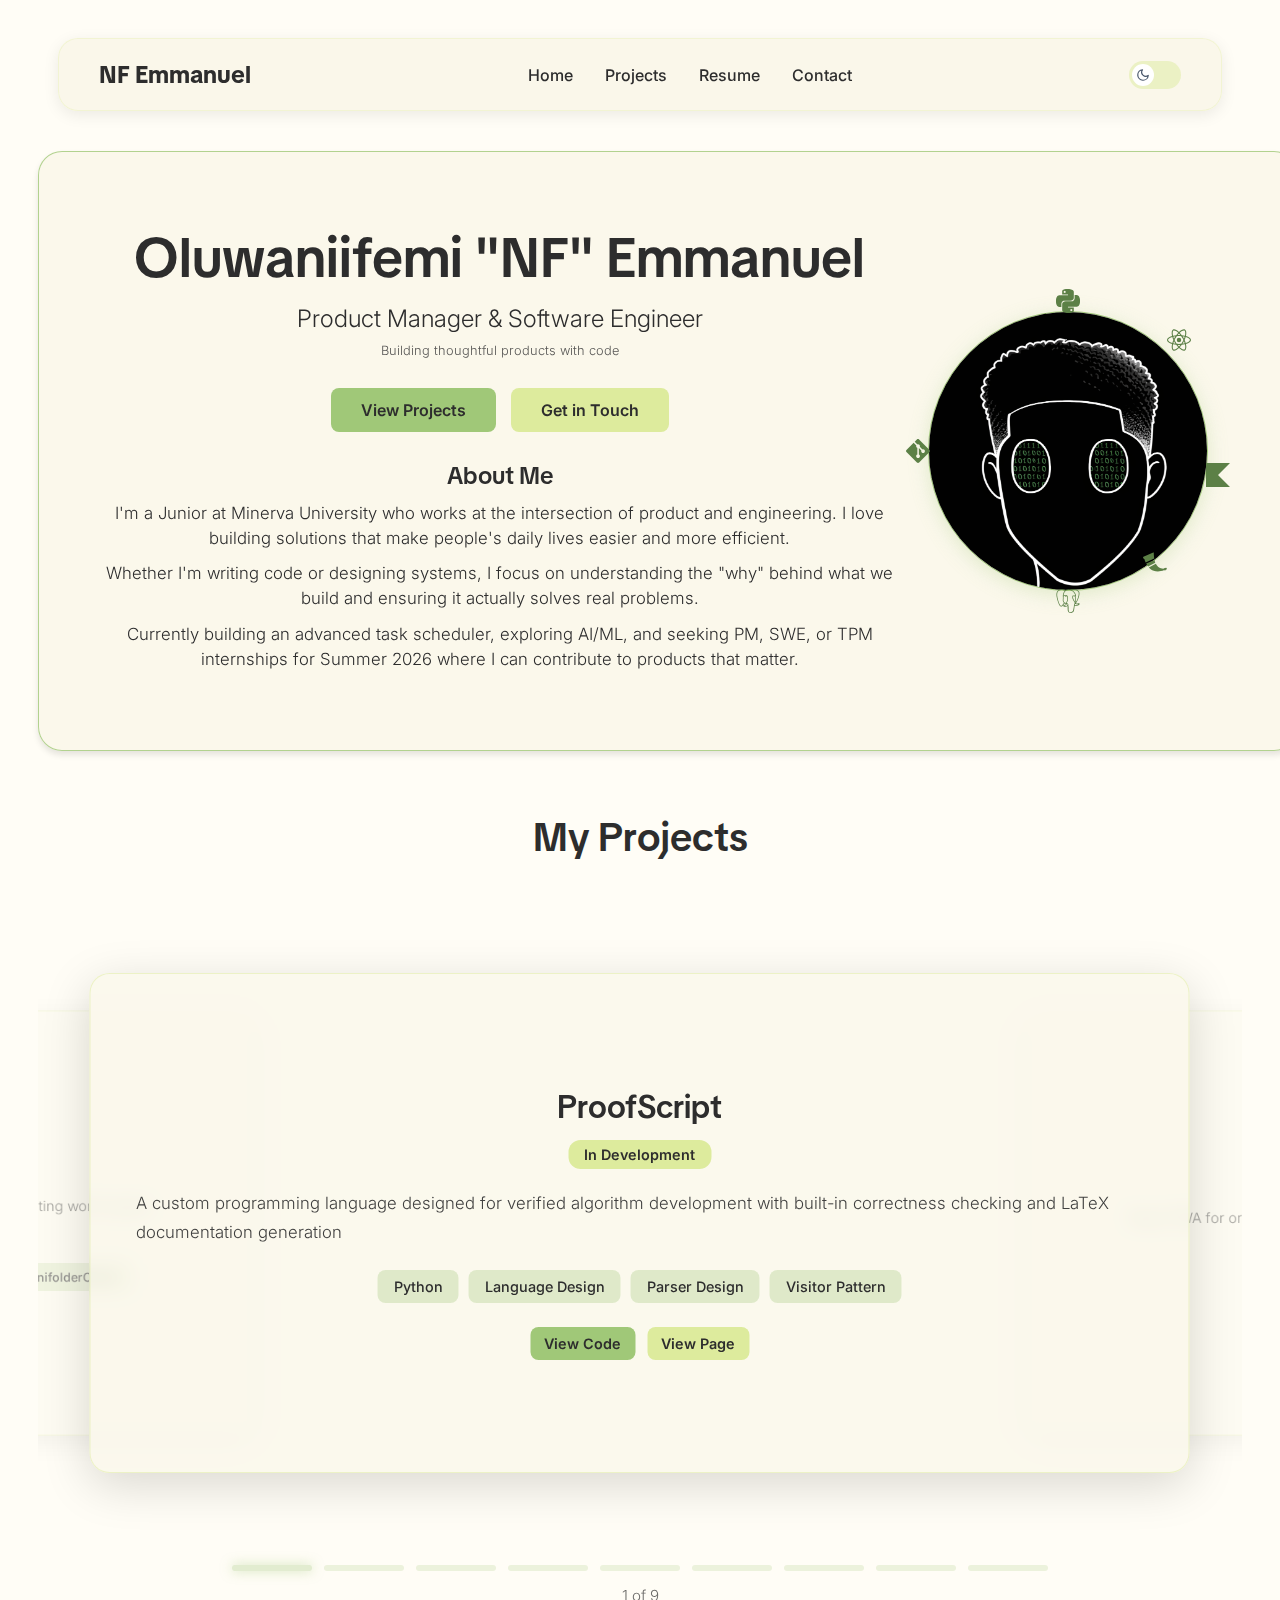
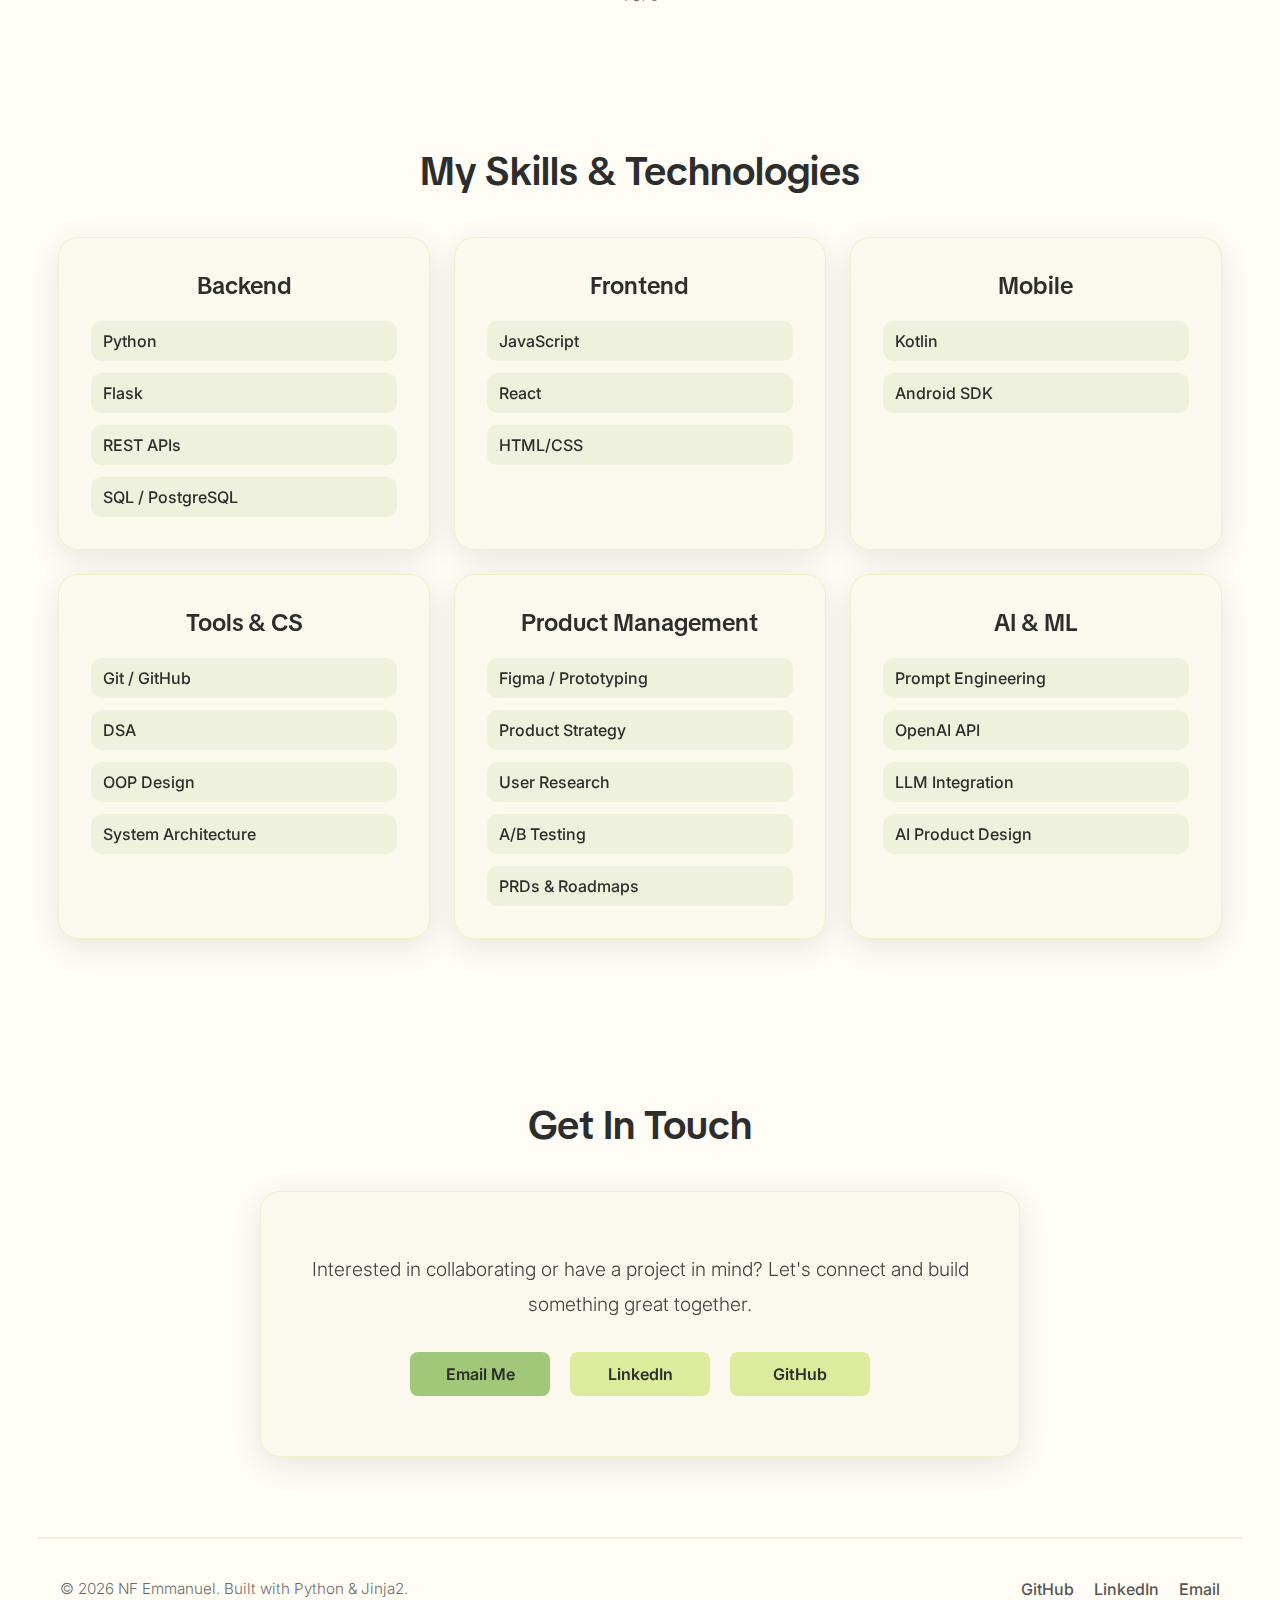
<file: index.html>
<!DOCTYPE html>
<html lang="en">
<head>
    <meta charset="UTF-8">
    <meta name="viewport" content="width=device-width, initial-scale=1.0">
    <link rel="icon" type="image/x-icon" href="images/favicon.ico">
    <title>NF Emmanuel - Portfolio</title>
    <meta name="description" content="Oluwaniifemi 'NF' Emmanuel — Product Manager & Software Engineer. Also known as Niifemi Emmanuel, Nifemi Emmanuel, Oluwaniifemi Emmanuel, or Oluwanifemi Emmanuel.">
    <meta name="keywords" content="NF Emmanuel, Niifemi Emmanuel, Nifemi Emmanuel, Oluwaniifemi Emmanuel, Oluwanifemi Emmanuel, Oluwaniifemi, Product Manager, Software Engineer, Minerva University">
    <meta property="og:title" content="NF Emmanuel - Portfolio">
    <meta property="og:description" content="Oluwaniifemi 'NF' Emmanuel — Product Manager & Software Engineer.">
    <meta property="og:url" content="https://nfemmanuel.com">
    <script type="application/ld+json">
    {
      "@context": "https://schema.org",
      "@type": "Person",
      "name": "Oluwaniifemi Emmanuel",
      "alternateName": ["NF Emmanuel", "Niifemi Emmanuel", "Nifemi Emmanuel", "Oluwanifemi Emmanuel"],
      "url": "https://nfemmanuel.com",
      "sameAs": [
        "https://github.com/nfemmanuel",
        "https://linkedin.com/in/oluwaniifemi-emmanuel"
      ],
      "jobTitle": "Product Manager & Software Engineer",
      "alumniOf": "Minerva University"
    }
    </script>
    <link rel="stylesheet" href="styles/base.css">
    <link rel="stylesheet" href="styles/main.css">
    <link rel="stylesheet" href="styles/components.css">
    <link rel="stylesheet" href="styles/projects.css">
    <link rel="stylesheet" href="styles/resume.css">
</head>

<body>
    <!-- Matrix background -->
    <canvas id="matrix-bg"></canvas>
    
    <!-- Navbar -->
    <header>
        <div class="nav-container">
            <a href="index.html" class="logo">NF Emmanuel</a>
            
            <!-- Hamburger Menu -->
            <div class="hamburger" id="hamburger">
                <span></span>
                <span></span>
                <span></span>
            </div>
            
            <nav class="nav-links" id="nav-links">
                <a href="index.html">Home</a>
                <a href="projects.html">Projects</a>
                <a href="resume.html">Resume</a>
                <a href="index.html#contact">Contact</a>
            </nav>
            
            <label class="theme-switch">
                <input type="checkbox" id="theme-toggle">
                <span class="slider"></span>
            </label>
        </div>
    </header>
    
    <!-- Main content -->
    <main>
        

<!-- Matrix background -->
<canvas id="matrix-bg"></canvas>

<main>
    <section id="home" class="hero-section">
        <div id="header-text">
            <div class="hero-container">
                <div id="hero-content">
                    <h1 class="hero-title">Oluwaniifemi "NF" Emmanuel</h1>
                    <p class="hero-tagline">Product Manager & Software Engineer</p>
                    <p class="hero-hook">Building thoughtful products with code</p>
                </div>
                <div class="hero-buttons">
                    <a href="#projects" class="btn btn-primary">View Projects</a>
                    <a href="#contact" class="btn btn-secondary">Get in Touch</a>
                </div>
            </div>

            <div id="about-section">
                <h2>About Me</h2>
                <p>
                    I'm a Junior at Minerva University who works at the intersection of product and
                    engineering. I love building solutions that make people's daily lives easier and more efficient.
                </p>
                <p>
                    Whether I'm writing code or designing systems, I focus on understanding the "why"
                    behind what we build and ensuring it actually solves real problems.
                </p>
                <p>
                    Currently building an advanced task scheduler, exploring AI/ML, and seeking PM, SWE,
                    or TPM internships for Summer 2026 where I can contribute to products that matter.
                </p>
            </div>
        </div>
        <div id="profile">
            <div class="profile-container">
                <img src="images/profile.png" alt="NF Emmanuel" class="profile-photo">
            </div>

            <!-- Orbiting tech icons -->
            <div class="orbit-ring">
                <img src="images/tech/python.svg" class="orbit-icon orbit-icon-1" alt="Python">
                <img src="images/tech/react.svg" class="orbit-icon orbit-icon-2" alt="React">
                <img src="images/tech/kotlin.svg" class="orbit-icon orbit-icon-3" alt="Kotlin">
                <img src="images/tech/flask.svg" class="orbit-icon orbit-icon-4" alt="Flask">
                <img src="images/tech/postgresql.svg" class="orbit-icon orbit-icon-5" alt="SQL">
                <img src="images/tech/git.svg" class="orbit-icon orbit-icon-6" alt="Git">
            </div>
        </div>
    </section>

    <section id="projects">
        <div class="projects-container">

            <h2 class="section-title">My Projects</h2>

            <!-- Carousel Wrapper -->
            <div class="carousel-wrapper">

                <!-- Project Cards Container (this scrolls) -->
                <div class="project-cards">

                    
                    <div class="project-card">
                        <h3>ProofScript</h3>
                        <p class="project-status">In Development</p>
                        <p class="project-description">A custom programming language designed for verified algorithm development with built-in correctness checking and LaTeX documentation generation</p>

                        <!-- Tech Stack -->
                        <div class="project-tech">
                            
                            <span class="tech-badge">Python</span>
                            
                            <span class="tech-badge">Language Design</span>
                            
                            <span class="tech-badge">Parser Design</span>
                            
                            <span class="tech-badge">Visitor Pattern</span>
                            
                        </div>

                        <!-- Buttons -->
                        <div class="project-buttons">
                            
                            <a href="https://github.com/nfemmanuel/ProofScript" class="btn btn-small btn-primary" target="_blank">View Code</a>
                            
                            
                            <a href="proof-script.html" class="btn btn-small btn-secondary">View Page</a>
                        </div>
                    </div>
                    
                    <div class="project-card">
                        <h3>Game Night App</h3>
                        <p class="project-status">Demo Ready</p>
                        <p class="project-description">React PWA for organizing game nights with drag-and-drop player management and an Imposter game mode</p>

                        <!-- Tech Stack -->
                        <div class="project-tech">
                            
                            <span class="tech-badge">React</span>
                            
                            <span class="tech-badge">PWA</span>
                            
                            <span class="tech-badge">Framer Motion</span>
                            
                            <span class="tech-badge">Context API</span>
                            
                            <span class="tech-badge">@dnd-kit</span>
                            
                        </div>

                        <!-- Buttons -->
                        <div class="project-buttons">
                            
                            <a href="https://github.com/nfemmanuel/game-night" class="btn btn-small btn-primary" target="_blank">View Code</a>
                            
                            
                            <a href="https://game-night-one.vercel.app" class="btn btn-small btn-primary" target="_blank">View Demo</a>
                            
                            <a href="game-night-app.html" class="btn btn-small btn-secondary">View Page</a>
                        </div>
                    </div>
                    
                    <div class="project-card">
                        <h3>Claude Branch Tracker</h3>
                        <p class="project-status">In Development</p>
                        <p class="project-description">Chrome extension that visualizes conversation branches in Claude.ai, helping users track different conversation paths</p>

                        <!-- Tech Stack -->
                        <div class="project-tech">
                            
                            <span class="tech-badge">JavaScript</span>
                            
                            <span class="tech-badge">Chrome Extension API</span>
                            
                            <span class="tech-badge">DOM Manipulation</span>
                            
                            <span class="tech-badge">Content Hashing</span>
                            
                        </div>

                        <!-- Buttons -->
                        <div class="project-buttons">
                            
                            <a href="https://github.com/nfemmanuel/branch-tracker" class="btn btn-small btn-primary" target="_blank">View Code</a>
                            
                            
                            <a href="claude-branch-tracker.html" class="btn btn-small btn-secondary">View Page</a>
                        </div>
                    </div>
                    
                    <div class="project-card">
                        <h3>Tic-Tac-Toe Android Game</h3>
                        <p class="project-status">Ready</p>
                        <p class="project-description">Android game featuring single-player mode with Minimax AI opponent and two-player pass-and-play</p>

                        <!-- Tech Stack -->
                        <div class="project-tech">
                            
                            <span class="tech-badge">Kotlin</span>
                            
                            <span class="tech-badge">Android SDK</span>
                            
                            <span class="tech-badge">Minimax Algorithm</span>
                            
                            <span class="tech-badge">Coroutines</span>
                            
                        </div>

                        <!-- Buttons -->
                        <div class="project-buttons">
                            
                            <a href="https://github.com/nfemmanuel/tic-tac-toe" class="btn btn-small btn-primary" target="_blank">View Code</a>
                            
                            
                            <a href="tic-tac-toe.html" class="btn btn-small btn-secondary">View Page</a>
                        </div>
                    </div>
                    
                    <div class="project-card">
                        <h3>Static Site Generator</h3>
                        <p class="project-status">Ready</p>
                        <p class="project-description">Python-based portfolio generator with Jinja2 templating, real-time file monitoring, and automated GitHub Pages deployment. The tool you're using right now to build this portfolio.</p>

                        <!-- Tech Stack -->
                        <div class="project-tech">
                            
                            <span class="tech-badge">Python</span>
                            
                            <span class="tech-badge">Jinja2</span>
                            
                            <span class="tech-badge">Watchdog</span>
                            
                            <span class="tech-badge">File I/O</span>
                            
                            <span class="tech-badge">GitHub Actions</span>
                            
                            <span class="tech-badge">CI/CD</span>
                            
                        </div>

                        <!-- Buttons -->
                        <div class="project-buttons">
                            
                            <a href="https://github.com/nfemmanuel/portfolio-generator" class="btn btn-small btn-primary" target="_blank">View Code</a>
                            
                            
                            <a href="static-site-generator.html" class="btn btn-small btn-secondary">View Page</a>
                        </div>
                    </div>
                    
                    <div class="project-card">
                        <h3>CLI-UNO</h3>
                        <p class="project-status">Ready</p>
                        <p class="project-description">Full-featured UNO card game with Flask REST API and multiple AI difficulty levels using game theory algorithms. Implements utility-based decision making and strategic play patterns.</p>

                        <!-- Tech Stack -->
                        <div class="project-tech">
                            
                            <span class="tech-badge">Python</span>
                            
                            <span class="tech-badge">Flask</span>
                            
                            <span class="tech-badge">REST APIs</span>
                            
                            <span class="tech-badge">OOP Design</span>
                            
                            <span class="tech-badge">Game Theory</span>
                            
                            <span class="tech-badge">Utility Functions</span>
                            
                            <span class="tech-badge">JSON</span>
                            
                        </div>

                        <!-- Buttons -->
                        <div class="project-buttons">
                            
                            <a href="https://github.com/nfemmanuel/cli-uno" class="btn btn-small btn-primary" target="_blank">View Code</a>
                            
                            
                            <a href="cli-uno.html" class="btn btn-small btn-secondary">View Page</a>
                        </div>
                    </div>
                    
                    <div class="project-card">
                        <h3>Iranti</h3>
                        <p class="project-status">In Development</p>
                        <p class="project-description">Memory infrastructure for multi-agent AI systems â€” giving agents durable, shared, identity-based memory that survives context windows, process restarts, and agent handoffs. Published on npm.</p>

                        <!-- Tech Stack -->
                        <div class="project-tech">
                            
                            <span class="tech-badge">TypeScript</span>
                            
                            <span class="tech-badge">Node.js</span>
                            
                            <span class="tech-badge">PostgreSQL</span>
                            
                            <span class="tech-badge">pgvector</span>
                            
                            <span class="tech-badge">MCP</span>
                            
                            <span class="tech-badge">Prisma</span>
                            
                            <span class="tech-badge">React</span>
                            
                            <span class="tech-badge">Express</span>
                            
                            <span class="tech-badge">Python</span>
                            
                        </div>

                        <!-- Buttons -->
                        <div class="project-buttons">
                            
                            <a href="https://github.com/nfemmanuel/iranti" class="btn btn-small btn-primary" target="_blank">View Code</a>
                            
                            
                            <a href="iranti.html" class="btn btn-small btn-secondary">View Page</a>
                        </div>
                    </div>
                    
                    <div class="project-card">
                        <h3>HumanType</h3>
                        <p class="project-status">Ready</p>
                        <p class="project-description">Chrome extension that types your content into any web field with convincingly human behavior â€” complete with variable speed, natural pauses, realistic typos, and self-corrections.</p>

                        <!-- Tech Stack -->
                        <div class="project-tech">
                            
                            <span class="tech-badge">JavaScript</span>
                            
                            <span class="tech-badge">Chrome Extension API</span>
                            
                            <span class="tech-badge">Chrome Debugger Protocol</span>
                            
                            <span class="tech-badge">DOM Manipulation</span>
                            
                            <span class="tech-badge">jsdom</span>
                            
                        </div>

                        <!-- Buttons -->
                        <div class="project-buttons">
                            
                            <a href="https://github.com/nfemmanuel/humantype" class="btn btn-small btn-primary" target="_blank">View Code</a>
                            
                            
                            <a href="humantype.html" class="btn btn-small btn-secondary">View Page</a>
                        </div>
                    </div>
                    
                    <div class="project-card">
                        <h3>USD Exchange</h3>
                        <p class="project-status">Demo Ready</p>
                        <p class="project-description">A pipeline for importing USD 3D scene files into a live metaverse fabric â€” parsing geometry, computing world-space transforms, and publishing signed payloads with cryptographic author attribution.</p>

                        <!-- Tech Stack -->
                        <div class="project-tech">
                            
                            <span class="tech-badge">Python</span>
                            
                            <span class="tech-badge">usd-core (pxr)</span>
                            
                            <span class="tech-badge">Node.js</span>
                            
                            <span class="tech-badge">Ed25519</span>
                            
                            <span class="tech-badge">Socket.io</span>
                            
                            <span class="tech-badge">WebSocket</span>
                            
                            <span class="tech-badge">ManifolderClient</span>
                            
                        </div>

                        <!-- Buttons -->
                        <div class="project-buttons">
                            
                            <a href="https://github.com/nfemmanuel/usd-exchange" class="btn btn-small btn-primary" target="_blank">View Code</a>
                            
                            
                            <a href="usd-exchange.html" class="btn btn-small btn-secondary">View Page</a>
                        </div>
                    </div>
                    

                </div>

            </div>

            <!-- Carousel Indicators (● ○ ○ ○) -->
            <div class="carousel-indicators">
                <!-- We'll generate these with JS later -->
            </div>

            <!-- Progress Text (1 of 4) -->
            <p class="carousel-progress">
                <span id="current-project">1</span> of <span id="total-projects">9</span>
            </p>

        </div>
    </section>

    <section id="skills">
        <div class="skills-container">
            <h2 class="section-title">My Skills & Technologies</h2>

            <div class="skills-grid">

                <div class="skill-category">
                    <h3>Backend</h3>
                    <div class="skill-items">
                        <div class="skill-item">
                            <span>Python</span>
                        </div>
                        <div class="skill-item">
                            <span>Flask</span>
                        </div>
                        <div class="skill-item">
                            <span>REST APIs</span>
                        </div>
                        <div class="skill-item">
                            <span>SQL / PostgreSQL</span>
                        </div>
                    </div>
                </div>

                <div class="skill-category">
                    <h3>Frontend</h3>
                    <div class="skill-items">
                        <div class="skill-item">
                            <span>JavaScript</span>
                        </div>
                        <div class="skill-item">
                            <span>React</span>
                        </div>
                        <div class="skill-item">
                            <span>HTML/CSS</span>
                        </div>
                    </div>
                </div>

                <div class="skill-category">
                    <h3>Mobile</h3>
                    <div class="skill-items">
                        <div class="skill-item">
                            <span>Kotlin</span>
                        </div>
                        <div class="skill-item">
                            <span>Android SDK</span>
                        </div>
                    </div>
                </div>

                <div class="skill-category">
                    <h3>Tools & CS</h3>
                    <div class="skill-items">
                        <div class="skill-item">
                            <span>Git / GitHub</span>
                        </div>
                        <div class="skill-item">
                            <span>DSA</span>
                        </div>
                        <div class="skill-item">
                            <span>OOP Design</span>
                        </div>
                        <div class="skill-item">
                            <span>System Architecture</span>
                        </div>
                    </div>
                </div>

                <div class="skill-category">
                    <h3>Product Management</h3>
                    <div class="skill-items">
                        <div class="skill-item">
                            <span>Figma / Prototyping</span>
                        </div>
                        <div class="skill-item">
                            <span>Product Strategy</span>
                        </div>
                        <div class="skill-item">
                            <span>User Research</span>
                        </div>
                        <div class="skill-item">
                            <span>A/B Testing</span>
                        </div>
                        <div class="skill-item">
                            <span>PRDs & Roadmaps</span>
                        </div>
                    </div>
                </div>

                <div class="skill-category">
                    <h3>AI & ML</h3>
                    <div class="skill-items">
                        <div class="skill-item">
                            <span>Prompt Engineering</span>
                        </div>
                        <div class="skill-item">
                            <span>OpenAI API</span>
                        </div>
                        <div class="skill-item">
                            <span>LLM Integration</span>
                        </div>
                        <div class="skill-item">
                            <span>AI Product Design</span>
                        </div>
                    </div>
                </div>

            </div>
        </div>
    </section>

    <section id="contact">
        <div class="contact-container">
            <h2 class="section-title">Get In Touch</h2>

            <div class="contact-content">
                <p>
                    Interested in collaborating or have a project in mind?
                    Let's connect and build something great together.
                </p>

                <div class="contact-links">
                    <a href="mailto:oluwaniifemi.emmanuel@uni.minerva.edu" class="btn btn-primary" target="_blank">Email
                        Me</a>
                    <a href="https://linkedin.com/in/oluwaniifemi-emmanuel" class="btn btn-secondary"
                        target="_blank">LinkedIn</a>
                    <a href="https://github.com/nfemmanuel" class="btn btn-secondary" target="_blank">GitHub</a>
                </div>
            </div>
        </div>
    </section>
</main>

    </main>
    
    <!-- Footer -->
    <footer>
        <div class="footer-container">
            <p class="footer-text">© 2026 NF Emmanuel. Built with Python & Jinja2.</p>
            
            <div class="footer-links">
                <a href="https://github.com/nfemmanuel">GitHub</a>
                <a href="https://linkedin.com/in/oluwaniifemi-emmanuel">LinkedIn</a>
                <a href="mailto:oluwaniifemi.emmanuel@uni.minerva.edu" title="Send me an email">Email</a>
            </div>
        </div>
    </footer>
    
    <!-- Scripts -->
    <script src="scripts/background.js"></script>
    <script src="scripts/theme.js"></script>
    <script src="scripts/carousel.js"></script>
    
    <script>
        document.querySelectorAll('a[href]').forEach(a => {
            const href = a.getAttribute('href');
            if (href.startsWith('http') || href.startsWith('//') || a.hasAttribute('download')) {
                a.setAttribute('target', '_blank');
                a.setAttribute('rel', 'noopener noreferrer');
            }
        });
    </script>
</body>
</html>
</file>
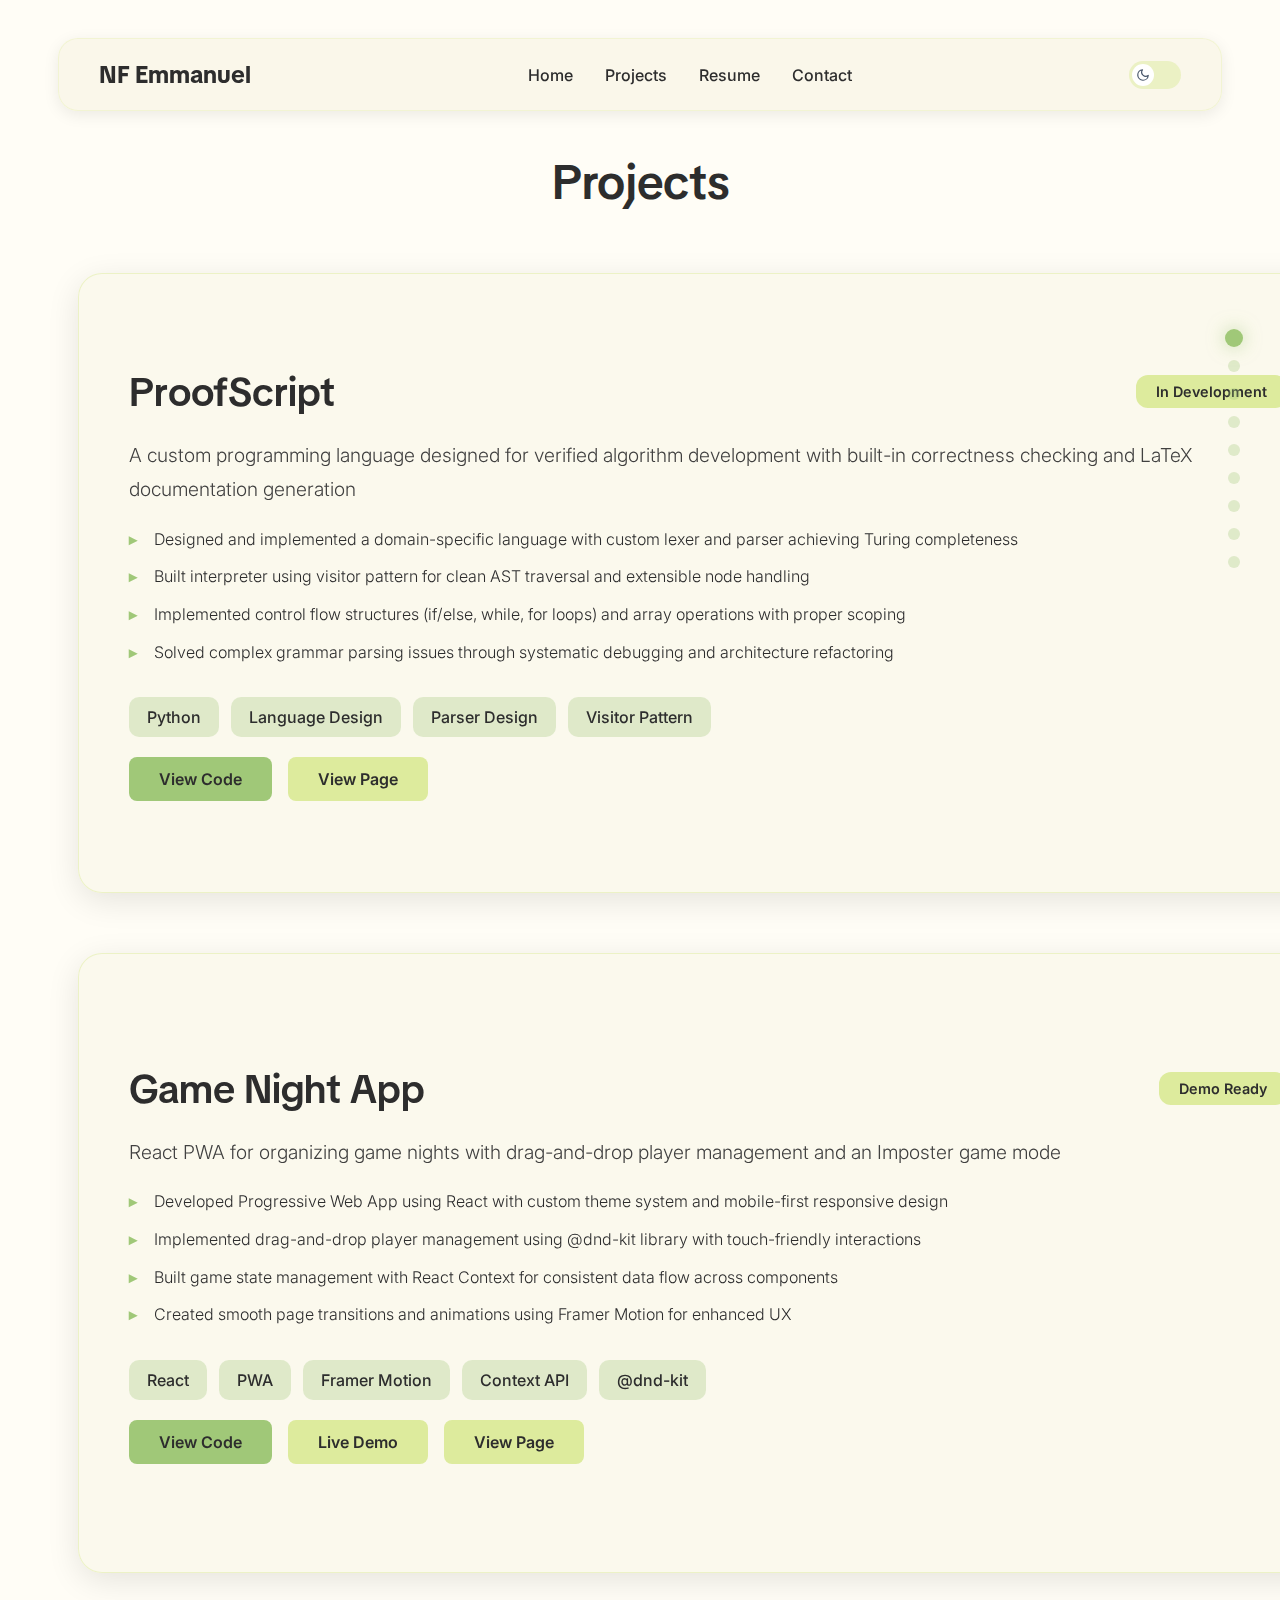
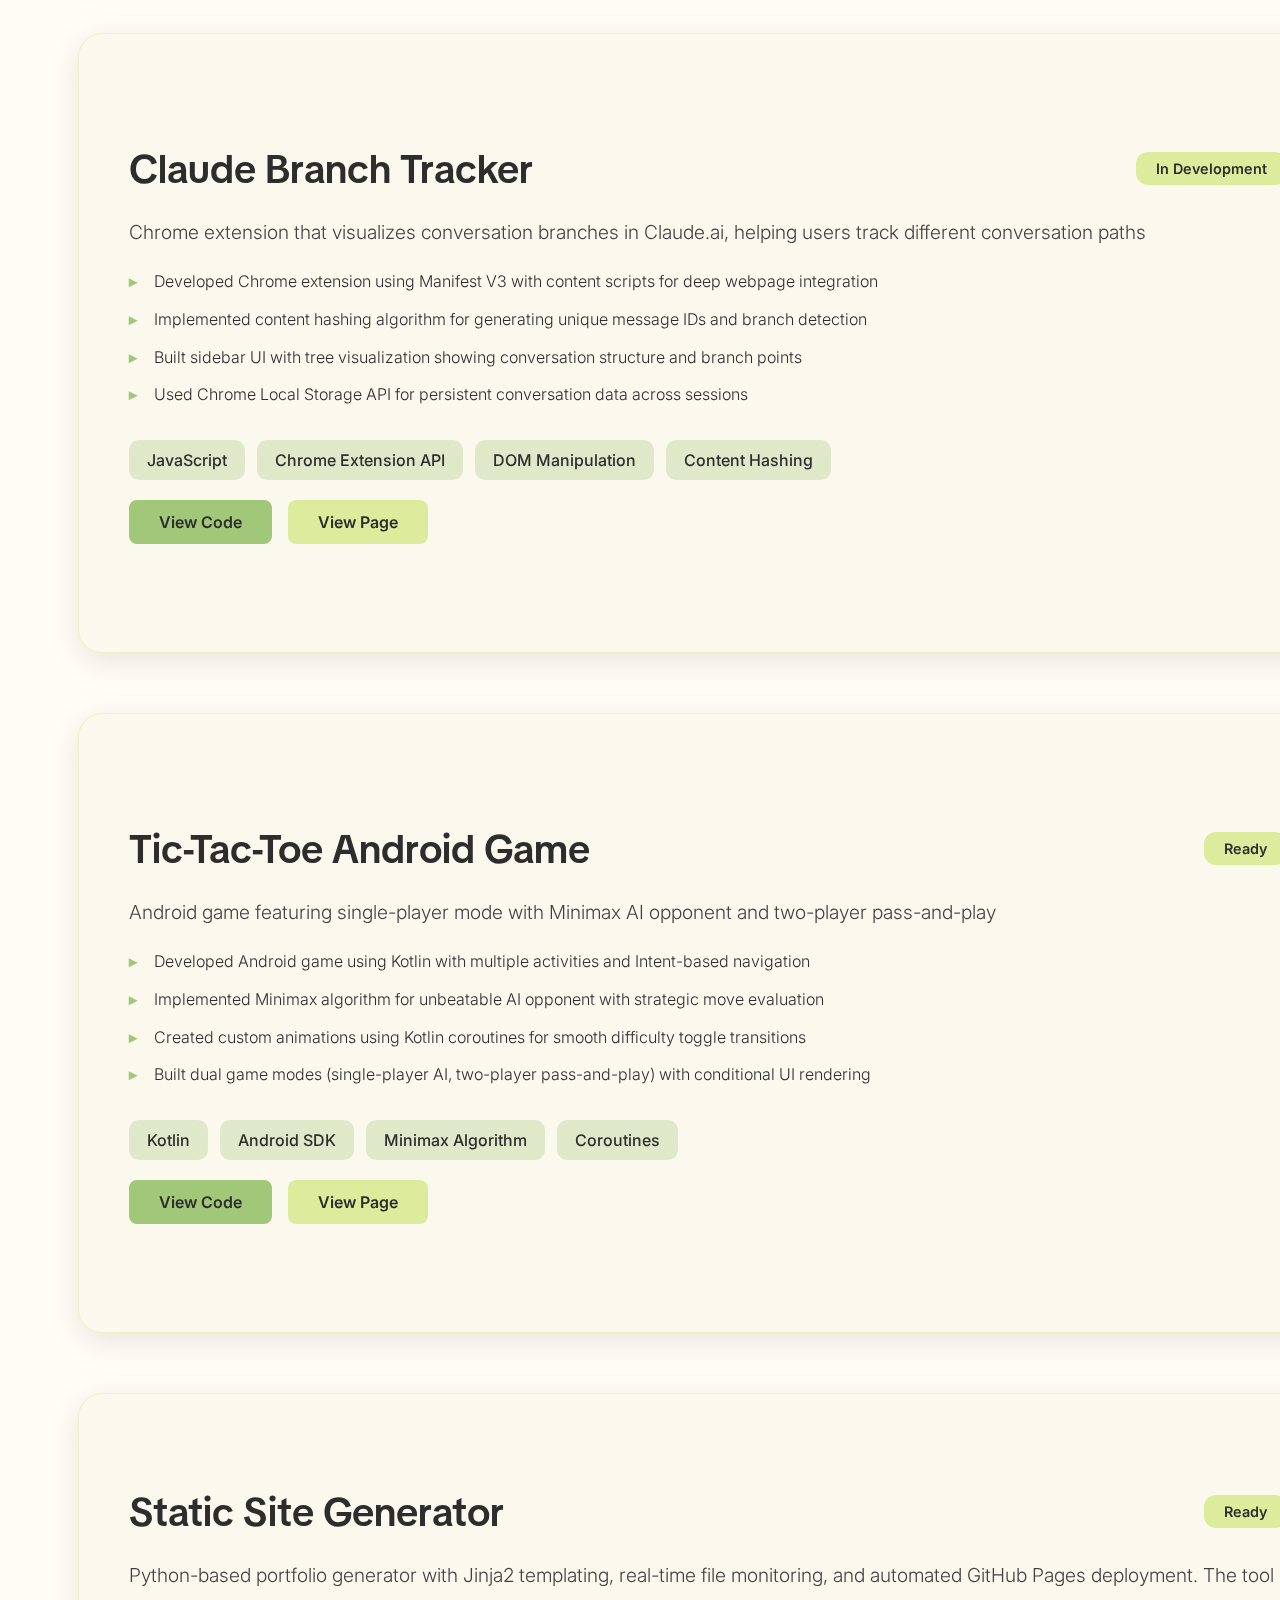
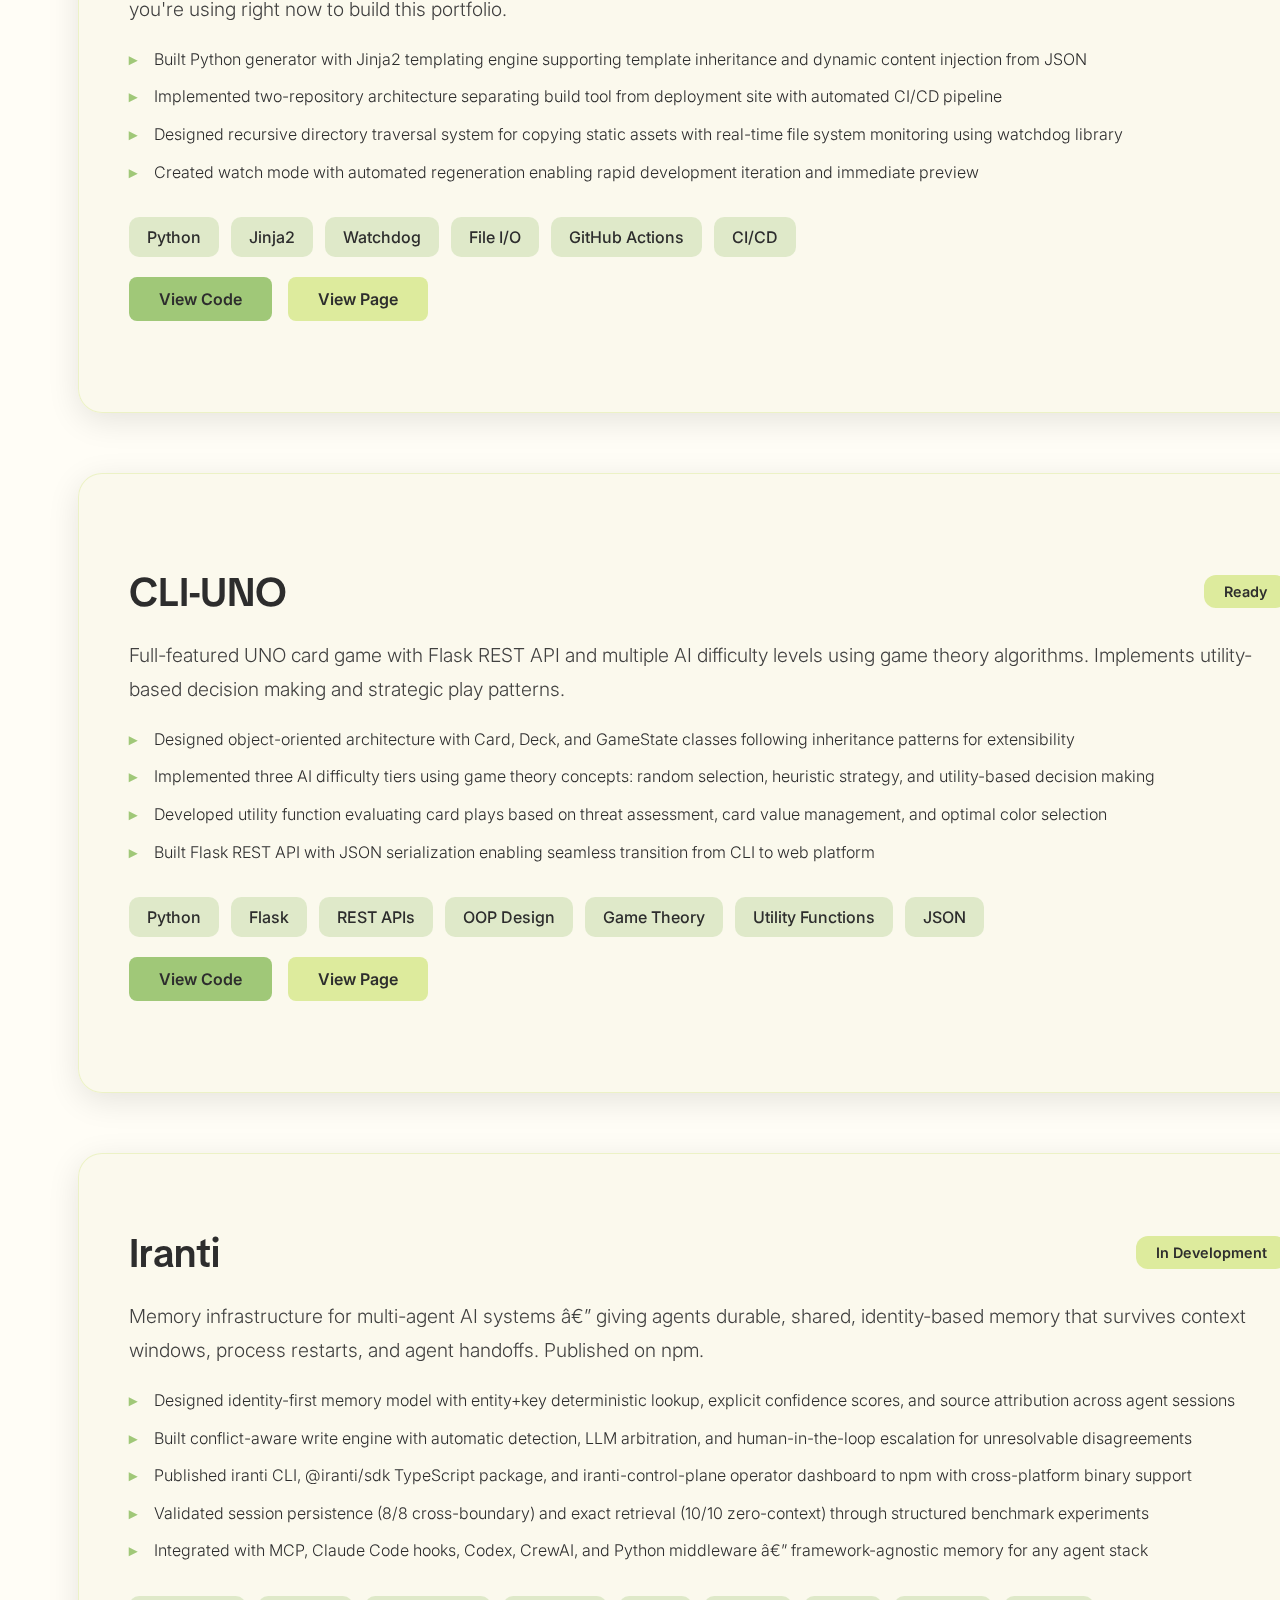
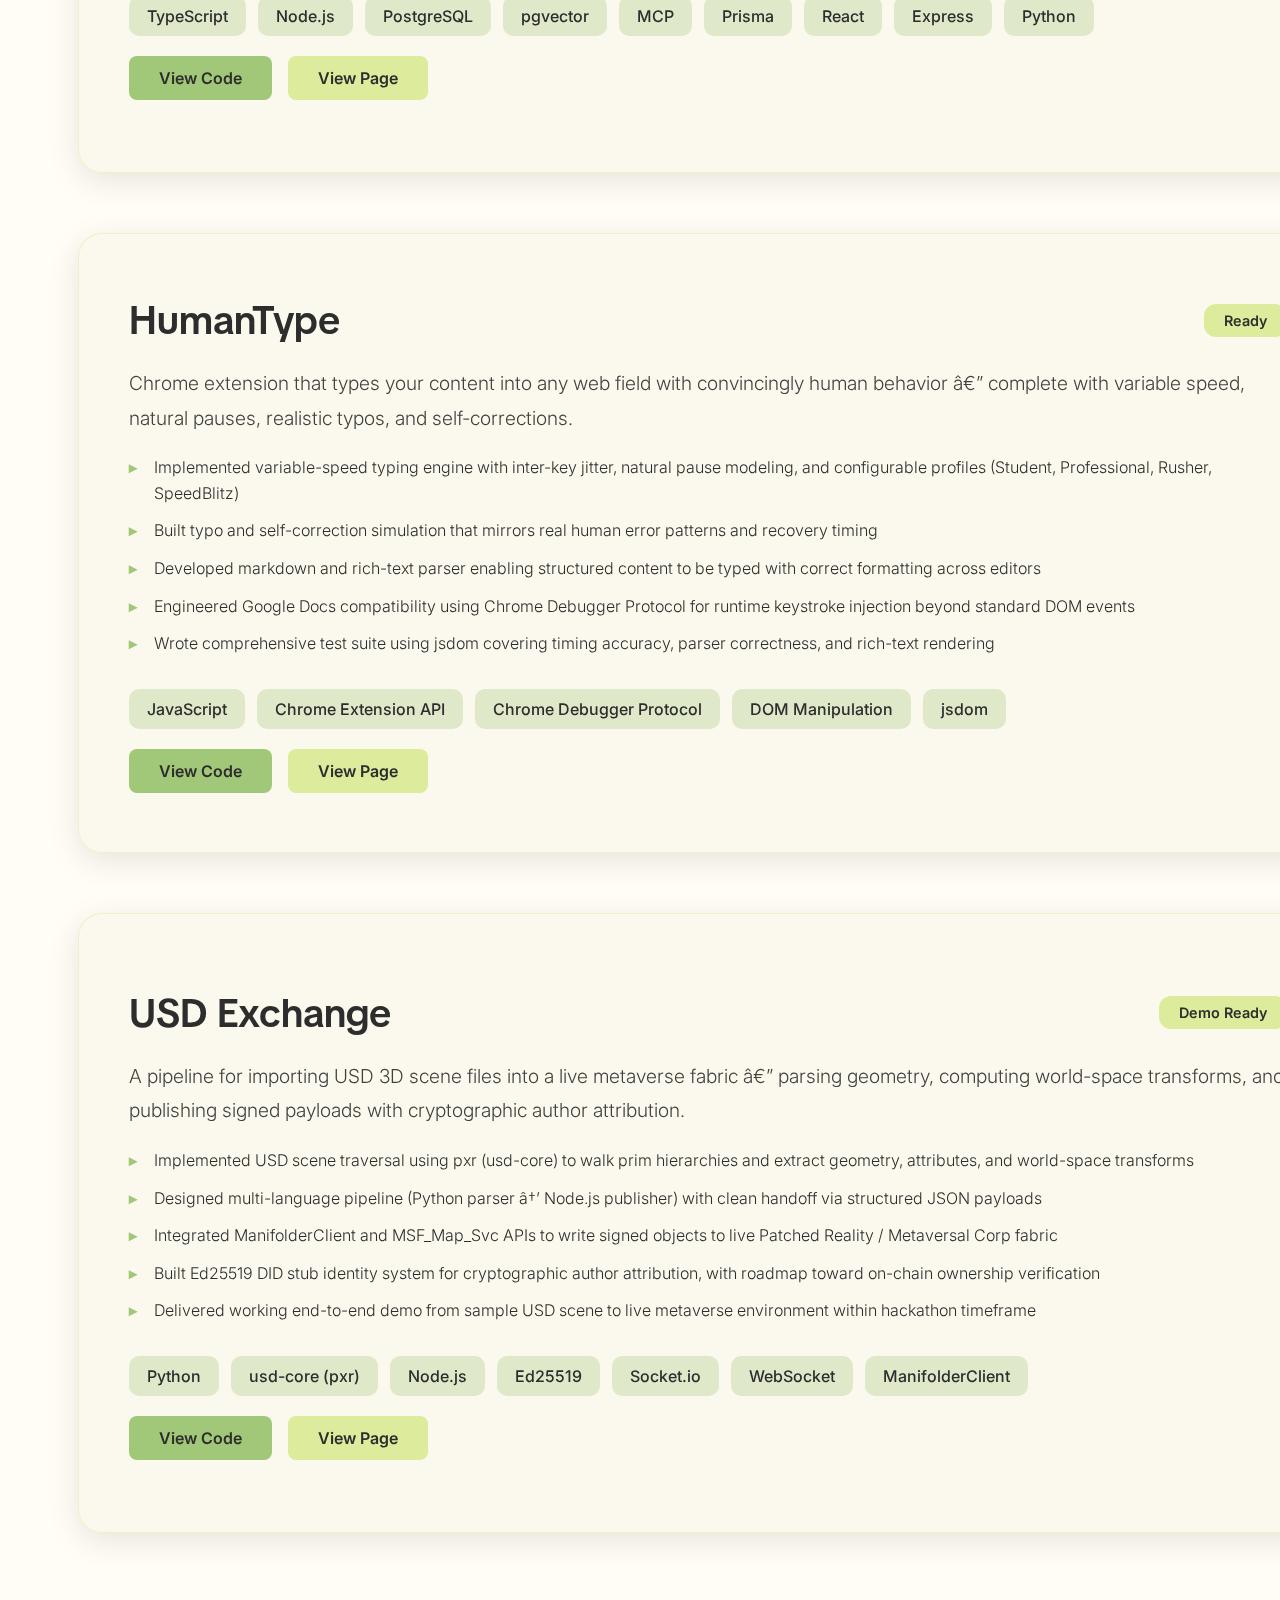
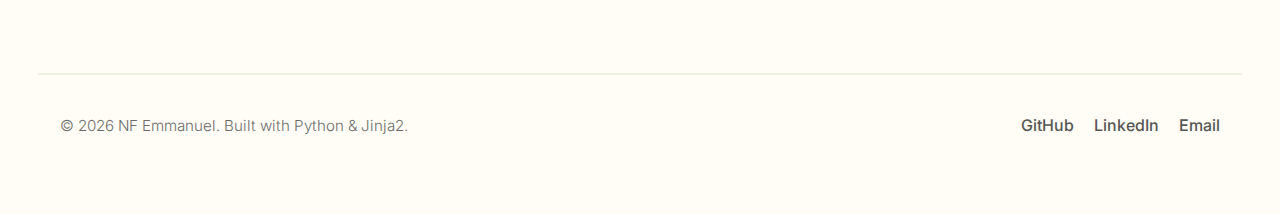
<file: projects.html>
<!DOCTYPE html>
<html lang="en">
<head>
    <meta charset="UTF-8">
    <meta name="viewport" content="width=device-width, initial-scale=1.0">
    <link rel="icon" type="image/x-icon" href="images/favicon.ico">
    <title>NF Emmanuel - Portfolio</title>
    <meta name="description" content="Oluwaniifemi 'NF' Emmanuel — Product Manager & Software Engineer. Also known as Niifemi Emmanuel, Nifemi Emmanuel, Oluwaniifemi Emmanuel, or Oluwanifemi Emmanuel.">
    <meta name="keywords" content="NF Emmanuel, Niifemi Emmanuel, Nifemi Emmanuel, Oluwaniifemi Emmanuel, Oluwanifemi Emmanuel, Oluwaniifemi, Product Manager, Software Engineer, Minerva University">
    <meta property="og:title" content="NF Emmanuel - Portfolio">
    <meta property="og:description" content="Oluwaniifemi 'NF' Emmanuel — Product Manager & Software Engineer.">
    <meta property="og:url" content="https://nfemmanuel.com">
    <script type="application/ld+json">
    {
      "@context": "https://schema.org",
      "@type": "Person",
      "name": "Oluwaniifemi Emmanuel",
      "alternateName": ["NF Emmanuel", "Niifemi Emmanuel", "Nifemi Emmanuel", "Oluwanifemi Emmanuel"],
      "url": "https://nfemmanuel.com",
      "sameAs": [
        "https://github.com/nfemmanuel",
        "https://linkedin.com/in/oluwaniifemi-emmanuel"
      ],
      "jobTitle": "Product Manager & Software Engineer",
      "alumniOf": "Minerva University"
    }
    </script>
    <link rel="stylesheet" href="styles/base.css">
    <link rel="stylesheet" href="styles/main.css">
    <link rel="stylesheet" href="styles/components.css">
    <link rel="stylesheet" href="styles/projects.css">
    <link rel="stylesheet" href="styles/resume.css">
</head>

<body>
    <!-- Matrix background -->
    <canvas id="matrix-bg"></canvas>
    
    <!-- Navbar -->
    <header>
        <div class="nav-container">
            <a href="index.html" class="logo">NF Emmanuel</a>
            
            <!-- Hamburger Menu -->
            <div class="hamburger" id="hamburger">
                <span></span>
                <span></span>
                <span></span>
            </div>
            
            <nav class="nav-links" id="nav-links">
                <a href="index.html">Home</a>
                <a href="projects.html">Projects</a>
                <a href="resume.html">Resume</a>
                <a href="index.html#contact">Contact</a>
            </nav>
            
            <label class="theme-switch">
                <input type="checkbox" id="theme-toggle">
                <span class="slider"></span>
            </label>
        </div>
    </header>
    
    <!-- Main content -->
    <main>
        
<div class="projects-page">
    <h1 class="projects-page-title">Projects</h1>
    
    <!-- Side navigation indicators -->
    <div class="side-indicators">
        
        <div class="side-dot" data-index="0"></div>
        
        <div class="side-dot" data-index="1"></div>
        
        <div class="side-dot" data-index="2"></div>
        
        <div class="side-dot" data-index="3"></div>
        
        <div class="side-dot" data-index="4"></div>
        
        <div class="side-dot" data-index="5"></div>
        
        <div class="side-dot" data-index="6"></div>
        
        <div class="side-dot" data-index="7"></div>
        
        <div class="side-dot" data-index="8"></div>
        
    </div>
    
    <!-- Projects scroll container -->
    <div class="projects-scroll-container">
        
        <div class="full-project-card" data-index="0" id="proof-script">
            <div class="project-card-content">
                <div class="project-header">
                    <h2>ProofScript</h2>
                    <span class="project-status-badge">In Development</span>
                </div>
                
                <p class="project-full-description">A custom programming language designed for verified algorithm development with built-in correctness checking and LaTeX documentation generation</p>
                
                <ul class="project-resume-lines">
                    
                    <li>Designed and implemented a domain-specific language with custom lexer and parser achieving Turing completeness</li>
                    
                    <li>Built interpreter using visitor pattern for clean AST traversal and extensible node handling</li>
                    
                    <li>Implemented control flow structures (if/else, while, for loops) and array operations with proper scoping</li>
                    
                    <li>Solved complex grammar parsing issues through systematic debugging and architecture refactoring</li>
                    
                </ul>
                
                <div class="project-tech-stack">
                    
                    <span class="tech-tag">Python</span>
                    
                    <span class="tech-tag">Language Design</span>
                    
                    <span class="tech-tag">Parser Design</span>
                    
                    <span class="tech-tag">Visitor Pattern</span>
                    
                </div>
                
                <div class="project-actions">
                    
                    <a href="https://github.com/nfemmanuel/ProofScript" class="btn btn-primary" target="_blank">View Code</a>
                    
                    
                    
                    
                    <a href="proof-script.html" class="btn btn-secondary">View Page</a>
                </div>
            </div>
        </div>
        
        <div class="full-project-card" data-index="1" id="game-night-app">
            <div class="project-card-content">
                <div class="project-header">
                    <h2>Game Night App</h2>
                    <span class="project-status-badge">Demo Ready</span>
                </div>
                
                <p class="project-full-description">React PWA for organizing game nights with drag-and-drop player management and an Imposter game mode</p>
                
                <ul class="project-resume-lines">
                    
                    <li>Developed Progressive Web App using React with custom theme system and mobile-first responsive design</li>
                    
                    <li>Implemented drag-and-drop player management using @dnd-kit library with touch-friendly interactions</li>
                    
                    <li>Built game state management with React Context for consistent data flow across components</li>
                    
                    <li>Created smooth page transitions and animations using Framer Motion for enhanced UX</li>
                    
                </ul>
                
                <div class="project-tech-stack">
                    
                    <span class="tech-tag">React</span>
                    
                    <span class="tech-tag">PWA</span>
                    
                    <span class="tech-tag">Framer Motion</span>
                    
                    <span class="tech-tag">Context API</span>
                    
                    <span class="tech-tag">@dnd-kit</span>
                    
                </div>
                
                <div class="project-actions">
                    
                    <a href="https://github.com/nfemmanuel/game-night" class="btn btn-primary" target="_blank">View Code</a>
                    
                    
                    
                    <a href="https://game-night-one.vercel.app" class="btn btn-secondary" target="_blank">Live Demo</a>
                    
                    
                    <a href="game-night-app.html" class="btn btn-secondary">View Page</a>
                </div>
            </div>
        </div>
        
        <div class="full-project-card" data-index="2" id="claude-branch-tracker">
            <div class="project-card-content">
                <div class="project-header">
                    <h2>Claude Branch Tracker</h2>
                    <span class="project-status-badge">In Development</span>
                </div>
                
                <p class="project-full-description">Chrome extension that visualizes conversation branches in Claude.ai, helping users track different conversation paths</p>
                
                <ul class="project-resume-lines">
                    
                    <li>Developed Chrome extension using Manifest V3 with content scripts for deep webpage integration</li>
                    
                    <li>Implemented content hashing algorithm for generating unique message IDs and branch detection</li>
                    
                    <li>Built sidebar UI with tree visualization showing conversation structure and branch points</li>
                    
                    <li>Used Chrome Local Storage API for persistent conversation data across sessions</li>
                    
                </ul>
                
                <div class="project-tech-stack">
                    
                    <span class="tech-tag">JavaScript</span>
                    
                    <span class="tech-tag">Chrome Extension API</span>
                    
                    <span class="tech-tag">DOM Manipulation</span>
                    
                    <span class="tech-tag">Content Hashing</span>
                    
                </div>
                
                <div class="project-actions">
                    
                    <a href="https://github.com/nfemmanuel/branch-tracker" class="btn btn-primary" target="_blank">View Code</a>
                    
                    
                    
                    
                    <a href="claude-branch-tracker.html" class="btn btn-secondary">View Page</a>
                </div>
            </div>
        </div>
        
        <div class="full-project-card" data-index="3" id="tic-tac-toe">
            <div class="project-card-content">
                <div class="project-header">
                    <h2>Tic-Tac-Toe Android Game</h2>
                    <span class="project-status-badge">Ready</span>
                </div>
                
                <p class="project-full-description">Android game featuring single-player mode with Minimax AI opponent and two-player pass-and-play</p>
                
                <ul class="project-resume-lines">
                    
                    <li>Developed Android game using Kotlin with multiple activities and Intent-based navigation</li>
                    
                    <li>Implemented Minimax algorithm for unbeatable AI opponent with strategic move evaluation</li>
                    
                    <li>Created custom animations using Kotlin coroutines for smooth difficulty toggle transitions</li>
                    
                    <li>Built dual game modes (single-player AI, two-player pass-and-play) with conditional UI rendering</li>
                    
                </ul>
                
                <div class="project-tech-stack">
                    
                    <span class="tech-tag">Kotlin</span>
                    
                    <span class="tech-tag">Android SDK</span>
                    
                    <span class="tech-tag">Minimax Algorithm</span>
                    
                    <span class="tech-tag">Coroutines</span>
                    
                </div>
                
                <div class="project-actions">
                    
                    <a href="https://github.com/nfemmanuel/tic-tac-toe" class="btn btn-primary" target="_blank">View Code</a>
                    
                    
                    
                    
                    <a href="tic-tac-toe.html" class="btn btn-secondary">View Page</a>
                </div>
            </div>
        </div>
        
        <div class="full-project-card" data-index="4" id="static-site-generator">
            <div class="project-card-content">
                <div class="project-header">
                    <h2>Static Site Generator</h2>
                    <span class="project-status-badge">Ready</span>
                </div>
                
                <p class="project-full-description">Python-based portfolio generator with Jinja2 templating, real-time file monitoring, and automated GitHub Pages deployment. The tool you're using right now to build this portfolio.</p>
                
                <ul class="project-resume-lines">
                    
                    <li>Built Python generator with Jinja2 templating engine supporting template inheritance and dynamic content injection from JSON</li>
                    
                    <li>Implemented two-repository architecture separating build tool from deployment site with automated CI/CD pipeline</li>
                    
                    <li>Designed recursive directory traversal system for copying static assets with real-time file system monitoring using watchdog library</li>
                    
                    <li>Created watch mode with automated regeneration enabling rapid development iteration and immediate preview</li>
                    
                </ul>
                
                <div class="project-tech-stack">
                    
                    <span class="tech-tag">Python</span>
                    
                    <span class="tech-tag">Jinja2</span>
                    
                    <span class="tech-tag">Watchdog</span>
                    
                    <span class="tech-tag">File I/O</span>
                    
                    <span class="tech-tag">GitHub Actions</span>
                    
                    <span class="tech-tag">CI/CD</span>
                    
                </div>
                
                <div class="project-actions">
                    
                    <a href="https://github.com/nfemmanuel/portfolio-generator" class="btn btn-primary" target="_blank">View Code</a>
                    
                    
                    
                    
                    <a href="static-site-generator.html" class="btn btn-secondary">View Page</a>
                </div>
            </div>
        </div>
        
        <div class="full-project-card" data-index="5" id="cli-uno">
            <div class="project-card-content">
                <div class="project-header">
                    <h2>CLI-UNO</h2>
                    <span class="project-status-badge">Ready</span>
                </div>
                
                <p class="project-full-description">Full-featured UNO card game with Flask REST API and multiple AI difficulty levels using game theory algorithms. Implements utility-based decision making and strategic play patterns.</p>
                
                <ul class="project-resume-lines">
                    
                    <li>Designed object-oriented architecture with Card, Deck, and GameState classes following inheritance patterns for extensibility</li>
                    
                    <li>Implemented three AI difficulty tiers using game theory concepts: random selection, heuristic strategy, and utility-based decision making</li>
                    
                    <li>Developed utility function evaluating card plays based on threat assessment, card value management, and optimal color selection</li>
                    
                    <li>Built Flask REST API with JSON serialization enabling seamless transition from CLI to web platform</li>
                    
                </ul>
                
                <div class="project-tech-stack">
                    
                    <span class="tech-tag">Python</span>
                    
                    <span class="tech-tag">Flask</span>
                    
                    <span class="tech-tag">REST APIs</span>
                    
                    <span class="tech-tag">OOP Design</span>
                    
                    <span class="tech-tag">Game Theory</span>
                    
                    <span class="tech-tag">Utility Functions</span>
                    
                    <span class="tech-tag">JSON</span>
                    
                </div>
                
                <div class="project-actions">
                    
                    <a href="https://github.com/nfemmanuel/cli-uno" class="btn btn-primary" target="_blank">View Code</a>
                    
                    
                    
                    
                    <a href="cli-uno.html" class="btn btn-secondary">View Page</a>
                </div>
            </div>
        </div>
        
        <div class="full-project-card" data-index="6" id="iranti">
            <div class="project-card-content">
                <div class="project-header">
                    <h2>Iranti</h2>
                    <span class="project-status-badge">In Development</span>
                </div>
                
                <p class="project-full-description">Memory infrastructure for multi-agent AI systems â€” giving agents durable, shared, identity-based memory that survives context windows, process restarts, and agent handoffs. Published on npm.</p>
                
                <ul class="project-resume-lines">
                    
                    <li>Designed identity-first memory model with entity+key deterministic lookup, explicit confidence scores, and source attribution across agent sessions</li>
                    
                    <li>Built conflict-aware write engine with automatic detection, LLM arbitration, and human-in-the-loop escalation for unresolvable disagreements</li>
                    
                    <li>Published iranti CLI, @iranti/sdk TypeScript package, and iranti-control-plane operator dashboard to npm with cross-platform binary support</li>
                    
                    <li>Validated session persistence (8/8 cross-boundary) and exact retrieval (10/10 zero-context) through structured benchmark experiments</li>
                    
                    <li>Integrated with MCP, Claude Code hooks, Codex, CrewAI, and Python middleware â€” framework-agnostic memory for any agent stack</li>
                    
                </ul>
                
                <div class="project-tech-stack">
                    
                    <span class="tech-tag">TypeScript</span>
                    
                    <span class="tech-tag">Node.js</span>
                    
                    <span class="tech-tag">PostgreSQL</span>
                    
                    <span class="tech-tag">pgvector</span>
                    
                    <span class="tech-tag">MCP</span>
                    
                    <span class="tech-tag">Prisma</span>
                    
                    <span class="tech-tag">React</span>
                    
                    <span class="tech-tag">Express</span>
                    
                    <span class="tech-tag">Python</span>
                    
                </div>
                
                <div class="project-actions">
                    
                    <a href="https://github.com/nfemmanuel/iranti" class="btn btn-primary" target="_blank">View Code</a>
                    
                    
                    
                    
                    <a href="iranti.html" class="btn btn-secondary">View Page</a>
                </div>
            </div>
        </div>
        
        <div class="full-project-card" data-index="7" id="humantype">
            <div class="project-card-content">
                <div class="project-header">
                    <h2>HumanType</h2>
                    <span class="project-status-badge">Ready</span>
                </div>
                
                <p class="project-full-description">Chrome extension that types your content into any web field with convincingly human behavior â€” complete with variable speed, natural pauses, realistic typos, and self-corrections.</p>
                
                <ul class="project-resume-lines">
                    
                    <li>Implemented variable-speed typing engine with inter-key jitter, natural pause modeling, and configurable profiles (Student, Professional, Rusher, SpeedBlitz)</li>
                    
                    <li>Built typo and self-correction simulation that mirrors real human error patterns and recovery timing</li>
                    
                    <li>Developed markdown and rich-text parser enabling structured content to be typed with correct formatting across editors</li>
                    
                    <li>Engineered Google Docs compatibility using Chrome Debugger Protocol for runtime keystroke injection beyond standard DOM events</li>
                    
                    <li>Wrote comprehensive test suite using jsdom covering timing accuracy, parser correctness, and rich-text rendering</li>
                    
                </ul>
                
                <div class="project-tech-stack">
                    
                    <span class="tech-tag">JavaScript</span>
                    
                    <span class="tech-tag">Chrome Extension API</span>
                    
                    <span class="tech-tag">Chrome Debugger Protocol</span>
                    
                    <span class="tech-tag">DOM Manipulation</span>
                    
                    <span class="tech-tag">jsdom</span>
                    
                </div>
                
                <div class="project-actions">
                    
                    <a href="https://github.com/nfemmanuel/humantype" class="btn btn-primary" target="_blank">View Code</a>
                    
                    
                    
                    
                    <a href="humantype.html" class="btn btn-secondary">View Page</a>
                </div>
            </div>
        </div>
        
        <div class="full-project-card" data-index="8" id="usd-exchange">
            <div class="project-card-content">
                <div class="project-header">
                    <h2>USD Exchange</h2>
                    <span class="project-status-badge">Demo Ready</span>
                </div>
                
                <p class="project-full-description">A pipeline for importing USD 3D scene files into a live metaverse fabric â€” parsing geometry, computing world-space transforms, and publishing signed payloads with cryptographic author attribution.</p>
                
                <ul class="project-resume-lines">
                    
                    <li>Implemented USD scene traversal using pxr (usd-core) to walk prim hierarchies and extract geometry, attributes, and world-space transforms</li>
                    
                    <li>Designed multi-language pipeline (Python parser â†’ Node.js publisher) with clean handoff via structured JSON payloads</li>
                    
                    <li>Integrated ManifolderClient and MSF_Map_Svc APIs to write signed objects to live Patched Reality / Metaversal Corp fabric</li>
                    
                    <li>Built Ed25519 DID stub identity system for cryptographic author attribution, with roadmap toward on-chain ownership verification</li>
                    
                    <li>Delivered working end-to-end demo from sample USD scene to live metaverse environment within hackathon timeframe</li>
                    
                </ul>
                
                <div class="project-tech-stack">
                    
                    <span class="tech-tag">Python</span>
                    
                    <span class="tech-tag">usd-core (pxr)</span>
                    
                    <span class="tech-tag">Node.js</span>
                    
                    <span class="tech-tag">Ed25519</span>
                    
                    <span class="tech-tag">Socket.io</span>
                    
                    <span class="tech-tag">WebSocket</span>
                    
                    <span class="tech-tag">ManifolderClient</span>
                    
                </div>
                
                <div class="project-actions">
                    
                    <a href="https://github.com/nfemmanuel/usd-exchange" class="btn btn-primary" target="_blank">View Code</a>
                    
                    
                    
                    
                    <a href="usd-exchange.html" class="btn btn-secondary">View Page</a>
                </div>
            </div>
        </div>
        
    </div>
</div>

<script src="scripts/projects-page.js"></script>

    </main>
    
    <!-- Footer -->
    <footer>
        <div class="footer-container">
            <p class="footer-text">© 2026 NF Emmanuel. Built with Python & Jinja2.</p>
            
            <div class="footer-links">
                <a href="https://github.com/nfemmanuel">GitHub</a>
                <a href="https://linkedin.com/in/oluwaniifemi-emmanuel">LinkedIn</a>
                <a href="mailto:oluwaniifemi.emmanuel@uni.minerva.edu" title="Send me an email">Email</a>
            </div>
        </div>
    </footer>
    
    <!-- Scripts -->
    <script src="scripts/background.js"></script>
    <script src="scripts/theme.js"></script>
    <script src="scripts/carousel.js"></script>
    
    <script>
        document.querySelectorAll('a[href]').forEach(a => {
            const href = a.getAttribute('href');
            if (href.startsWith('http') || href.startsWith('//') || a.hasAttribute('download')) {
                a.setAttribute('target', '_blank');
                a.setAttribute('rel', 'noopener noreferrer');
            }
        });
    </script>
</body>
</html>
</file>
<file: styles/base.css>
/* Fonts: Faustina & Inter & Fira Code */
@import url('https://fonts.googleapis.com/css2?family=Faustina:ital,wght@0,300..800;1,300..800&display=swap');
@import url('https://fonts.googleapis.com/css2?family=Inter:ital,opsz,wght@0,14..32,100..900;1,14..32,100..900&display=swap');
@import url('https://fonts.googleapis.com/css2?family=Fira+Code:wght@300..700&display=swap');
@import url('https://fonts.googleapis.com/css2?family=TikTok+Sans:opsz,wght@12..36,300..900&display=swap');

:root {
    /* Light mode colors (default) */
    --bg-primary: #FFFDF6;
    --bg-secondary: #FAF6E9;
    --accent-1: #DDEB9D;
    --accent-2: #A0C878;
    --text: #2d2d2d;

    /* Glass effect (light mode) */
    --glass-bg: color-mix(in srgb, var(--bg-secondary), transparent 30%);
    --glass-border: 1px solid color-mix(in srgb, var(--accent-1), transparent 50%);
    --glass-blur: 10px;
    --glass-shadow: 0 8px 32px rgba(0, 0, 0, 0.1);

    --progress-fill: #5D7A45;
}

body.dark-mode {
    /* Dark mode colors */
    --bg-primary: #1A1916;
    --bg-secondary: #2D2A23;
    --accent-1: #4A5C2E;
    --accent-2: #5D7A45;
    --text: #e8e8e8;

    /* Glass effect (dark mode - recalculated) */
    --glass-bg: color-mix(in srgb, var(--bg-secondary), transparent 30%);
    --glass-border: 1px solid color-mix(in srgb, var(--accent-1), transparent 50%);
    --glass-shadow: 0 8px 32px rgba(0, 0, 0, 0.3);

    --progress-fill: #A0C878;
}

body {
    background-color: var(--bg-primary);
    padding: 3%;
    color: var(--text);
    font-family: 'Inter', sans-serif;
    font-weight: 300;
}

a:visited {
    color: inherit;
}

/* Hide matrix background in light mode */
body:not(.dark-mode) #matrix-bg {
    display: none;
}

/* Show matrix background only in dark mode */
body.dark-mode #matrix-bg {
    display: block;
}

h1,
h2,
h3,
h4,
h5,
h6 {
    font-family: 'TikTok Sans', serif;
    font-weight: 600;
}
</file>
<file: styles/main.css>
/* ============================================
    MATRIX
   ============================================ */

#matrix-bg {
    position: fixed;
    top: 0;
    left: 0;
    width: 100vw;
    height: 100vh;
    z-index: -1;
    opacity: 0.3;
    pointer-events: none;
}

/* ============================================
    BASE / RESET
   ============================================ */

* {
    margin: 0;
    box-sizing: border-box;
}

html {
    scroll-behavior: smooth;
}

:root {
    --glass-bg: color-mix(in srgb, var(--bg-secondary), transparent 30%);
    --glass-border: 1px solid color-mix(in srgb, var(--accent-1), transparent 50%);
    --glass-blur: 10px;
    --glass-shadow: 0 8px 32px rgba(0, 0, 0, 0.1);
}

/* ============================================
    TYPOGRAPHY / SHARED
   ============================================ */

.section-title {
    font-size: 2.5rem;
    margin-bottom: 30px;
    text-align: center;
}

/* ============================================
    NAVBAR
   ============================================ */

header {
    position: sticky;
    top: 10px;
    z-index: 100;

    background: color-mix(in srgb, var(--bg-secondary), transparent 10%);
    backdrop-filter: blur(20px);
    -webkit-backdrop-filter: blur(20px);
    border: 1px solid color-mix(in srgb, var(--accent-1), transparent 70%);
    box-shadow: 0 4px 16px rgba(0, 0, 0, 0.08);
    border-radius: 20px;

    padding: 20px 0;
    margin: 0 20px;
}

.nav-container {
    max-width: 1400px;
    margin: 0 auto;
    padding: 0 40px;

    display: flex;
    align-items: center;
    justify-content: space-between;
}

.logo {
    font-size: 1.5rem;
    font-weight: 700;
    color: var(--text);
    text-decoration: none;
    font-family: 'TikTok Sans', serif;
}

.nav-links {
    display: flex;
    gap: 32px;
}

.nav-links a {
    color: var(--text);
    text-decoration: none;
    font-weight: 500;
    transition: all 0.3s ease;
    position: relative;
}

.nav-links a:hover {
    color: var(--accent-2);
}

.nav-links a::after {
    content: '';
    position: absolute;
    bottom: -4px;
    left: 0;
    width: 0;
    height: 2px;
    background: var(--accent-2);
    transition: width 0.3s ease;
}

.nav-links a:hover::after {
    width: 100%;
}

/* Theme Switch */
.theme-switch {
    position: relative;
    display: inline-block;
    width: 52px;
    height: 28px;
}

.theme-switch input {
    opacity: 0;
    width: 0;
    height: 0;
}

.slider {
    position: absolute;
    cursor: pointer;
    top: 0;
    left: 0;
    right: 0;
    bottom: 0;
    background: color-mix(in srgb, var(--accent-1), transparent 50%);
    transition: 0.4s;
    border-radius: 28px;
}

.slider:before {
    position: absolute;
    content: "";
    height: 22px;
    width: 22px;
    left: 3px;
    bottom: 3px;
    background-color: white;
    transition: 0.4s;
    border-radius: 50%;
    background-image: url("data:image/svg+xml,%3Csvg xmlns='http://www.w3.org/2000/svg' viewBox='0 0 24 24' fill='none' stroke='%23475569' stroke-width='2' stroke-linecap='round' stroke-linejoin='round'%3E%3Cpath d='M21 12.79A9 9 0 1 1 11.21 3 7 7 0 0 0 21 12.79z'/%3E%3C/svg%3E");
    background-size: 14px 14px;
    background-repeat: no-repeat;
    background-position: center;
}

input:checked+.slider {
    background: var(--accent-2);
}

input:checked+.slider:before {
    transform: translateX(24px);
    background-image: url("data:image/svg+xml,%3Csvg xmlns='http://www.w3.org/2000/svg' viewBox='0 0 24 24' fill='none' stroke='%23f59e0b' stroke-width='2' stroke-linecap='round' stroke-linejoin='round'%3E%3Ccircle cx='12' cy='12' r='5'/%3E%3Cline x1='12' y1='1' x2='12' y2='3'/%3E%3Cline x1='12' y1='21' x2='12' y2='23'/%3E%3Cline x1='4.22' y1='4.22' x2='5.64' y2='5.64'/%3E%3Cline x1='18.36' y1='18.36' x2='19.78' y2='19.78'/%3E%3Cline x1='1' y1='12' x2='3' y2='12'/%3E%3Cline x1='21' y1='12' x2='23' y2='12'/%3E%3Cline x1='4.22' y1='19.78' x2='5.64' y2='18.36'/%3E%3Cline x1='18.36' y1='5.64' x2='19.78' y2='4.22'/%3E%3C/svg%3E");
}

/* ============================================
    HERO SECTION
   ============================================ */

.hero-section {
    display: flex;
    flex-wrap: wrap;
    width: 1260px;
    height: 600px;
    margin: 40px auto 0;
    padding: 5%;

    border: 1px solid color-mix(in srgb, var(--accent-2), transparent 20%);
    border-radius: 24px;
    box-shadow: 0 4px 6px rgba(0, 0, 0, 0.1);

    background: color-mix(in srgb, var(--bg-secondary), transparent 20%);
    backdrop-filter: blur(5px);
    -webkit-backdrop-filter: blur(5px);
}

#header-text {
    flex: 3;
    display: flex;
    flex-direction: column;
    align-items: center;
    justify-content: center;
    max-width: 800px;
}

.hero-container {
    text-align: center;
}

#hero-content {
    margin-bottom: 24px;
}

.hero-title {
    font-size: 3.5rem;
    margin-bottom: 10px;
}

.hero-tagline {
    font-size: 1.5rem;
    margin-bottom: 10px;
    animation: pulse-glow 2s ease-in-out infinite;
}

.hero-hook {
    font-size: 0.8rem;
    opacity: 0.8;
    margin-bottom: 30px;
}

@keyframes pulse-glow {

    0%,
    100% {
        opacity: 1;
    }

    50% {
        opacity: 0.7;
    }
}

/* ============================================
    BUTTONS
   ============================================ */

.hero-buttons {
    display: flex;
    gap: 15px;
    justify-content: center;
}

.btn {
    display: inline-flex;
    align-items: center;
    justify-content: center;

    padding: 12px 30px;
    border-radius: 8px;
    text-decoration: none;
    font-weight: 600;

    transition: transform 0.2s;
}

.btn:hover {
    transform: translateY(-2px);
}

.btn-primary {
    background: var(--accent-2);
    color: var(--text);
}

.btn-secondary {
    background: var(--accent-1);
    color: var(--text);
}

.btn-small {
    padding: 8px 14px;
    border-radius: 8px;
    font-size: 0.9rem;
}

/* ============================================
    ABOUT
   ============================================ */

#about-section {
    max-width: 800px;
    text-align: center;
    margin-top: 28px;
}

#about-section h2 {
    margin-bottom: 10px;
}

#about-section p {
    margin-bottom: 10px;
    line-height: 1.5;
    font-size: 1.05rem;
}

/* ============================================
    PROFILE + ORBIT
   ============================================ */

#profile {
    flex: 1;
    display: flex;
    align-items: center;
    justify-content: center;

    height: 100%;
    position: relative;
}

.profile-container {
    display: flex;
    align-items: center;
    justify-content: center;

    position: absolute;
    inset: 50% auto auto 50%;
    transform: translate(-50%, -50%);
    z-index: 2;
}

.profile-photo {
    width: 280px;
    aspect-ratio: 1;
    border-radius: 50%;
    object-fit: cover;

    border: 1px solid var(--accent-2);
    box-shadow: 0 4px 20px rgba(160, 200, 120, 0.3);
}

.orbit-ring {
    position: absolute;
    width: 300px;
    aspect-ratio: 1;

    inset: 50% auto auto 50%;
    transform: translate(-50%, -50%);
    z-index: 10;

    animation: rotateOrbit 120s linear infinite;
}

@keyframes rotateOrbit {
    from {
        transform: translate(-50%, -50%) rotate(0deg);
    }

    to {
        transform: translate(-50%, -50%) rotate(360deg);
    }
}

.orbit-icon {
    position: absolute;
    width: 24px;
    aspect-ratio: 1;

    filter: brightness(0) saturate(100%) invert(48%) sepia(13%) saturate(1309%) hue-rotate(54deg) brightness(91%) contrast(88%);

    animation: icon-pulse 3s ease-in-out infinite, rotateIcon 120s linear infinite;
}

@keyframes rotateIcon {
    from {
        transform: rotate(0deg);
    }

    to {
        transform: rotate(-360deg);
    }
}

@keyframes icon-pulse {

    0%,
    100% {
        opacity: 1;
        transform: scale(1);
    }

    50% {
        opacity: 0.6;
        transform: scale(0.9);
    }
}

.orbit-icon-1 {
    top: 0%;
    left: 50%;
    transform: translate(-50%, -50%);
}

.orbit-icon-2 {
    top: 13%;
    right: 13%;
    transform: translate(50%, -50%);
}

.orbit-icon-3 {
    top: 50%;
    right: 0%;
    transform: translate(50%, 50%);
}

.orbit-icon-4 {
    bottom: 13%;
    right: 13%;
    transform: translate(-50%, 50%);
}

.orbit-icon-5 {
    bottom: 0%;
    left: 50%;
    transform: translate(-50%, 50%);
}

.orbit-icon-6 {
    top: 50%;
    left: 0%;
    transform: translate(-50%, -50%);
}

/* ============================================
    RESPONSIVE - MOBILE
   ============================================ */

/* Hamburger Menu Icon */
.hamburger {
    display: none;
}

.hamburger span {
    width: 25px;
    height: 3px;
    background: var(--text);
    border-radius: 3px;
    transition: all 0.3s ease;
}

.hamburger.active span:nth-child(1) {
    transform: rotate(45deg) translate(8px, 8px);
}

.hamburger.active span:nth-child(2) {
    opacity: 0;
}

.hamburger.active span:nth-child(3) {
    transform: rotate(-45deg) translate(7px, -7px);
}

@media (max-width: 768px) {
    /* Navbar */
    .hamburger {
        display: flex;
        flex-direction: column;
        gap: 5px;
        cursor: pointer;
        padding: 10px;
        background: none;
        border: none;
    }
    
    .hamburger span {
        width: 25px;
        height: 3px;
        background: var(--text);
        border-radius: 3px;
        transition: all 0.3s ease;
        display: block;
    }
    
    .hamburger.active span:nth-child(1) {
        transform: rotate(45deg) translate(8px, 8px);
    }
    
    .hamburger.active span:nth-child(2) {
        opacity: 0;
    }
    
    .hamburger.active span:nth-child(3) {
        transform: rotate(-45deg) translate(7px, -7px);
    }.hamburger {
        display: flex;
        flex-direction: column;
        gap: 5px;
        cursor: pointer;
        padding: 10px;
        background: none;
        border: none;
    }
    
    .hamburger span {
        width: 25px;
        height: 3px;
        background: var(--text);
        border-radius: 3px;
        transition: all 0.3s ease;
        display: block;
    }
    
    .hamburger.active span:nth-child(1) {
        transform: rotate(45deg) translate(8px, 8px);
    }
    
    .hamburger.active span:nth-child(2) {
        opacity: 0;
    }
    
    .hamburger.active span:nth-child(3) {
        transform: rotate(-45deg) translate(7px, -7px);
    }
    
    .nav-links {
        position: fixed;
        top: 80px;
        left: 20px;
        right: 20px;
        width: auto;
        
        flex-direction: column;
        gap: 0;
        
        /* More opaque background */
        background: color-mix(in srgb, var(--bg-secondary), transparent 5%);
        backdrop-filter: blur(30px);
        -webkit-backdrop-filter: blur(30px);
        border: var(--glass-border);
        border-radius: 16px;
        box-shadow: 0 8px 32px rgba(0, 0, 0, 0.3);
        
        padding: 20px;
        
        transform: translateY(-20px);
        opacity: 0;
        pointer-events: none;
        transition: all 0.3s ease;
    }
    
    .nav-links.active {
        transform: translateY(0);
        opacity: 1;
        pointer-events: auto;
    }
    
    .nav-links a {
        padding: 12px 16px;
        border-radius: 8px;
        transition: all 0.2s ease;
    }
    
    .nav-links a:hover {
        background: color-mix(in srgb, var(--accent-2), transparent 90%);
    }
    
    .nav-links a::after {
        display: none;
    }
    
    /* Hero Section */
    .hero-section {
        width: 95%;
        height: auto;
        min-height: 400px;
        flex-direction: column;
        padding: 30px 20px;
    }
    
    #profile {
        display: none;
    }
    
    #header-text {
        max-width: 100%;
    }
    
    .hero-title {
        font-size: 2rem;
    }
    
    .hero-tagline {
        font-size: 1.2rem;
    }
    
    .hero-hook {
        font-size: 0.9rem;
    }
    
    #about-section {
        margin-top: 20px;
    }
    
    #about-section h2 {
        font-size: 1.5rem;
    }
    
    #about-section p {
        font-size: 1rem;
    }
    
    /* Buttons */
    .hero-buttons {
        flex-direction: column;
        width: 100%;
    }
    
    .btn {
        width: 100%;
        padding: 14px;
        font-size: 1rem;
    }
}
</file>
<file: styles/components.css>
/* ============================================
    SECTION CONTAINERS
   ============================================ */

.skills-container,
.contact-container,
.footer-container {
    max-width: 1100px;
    margin: 0 auto;
    padding: 60px 20px;
}

/* ============================================
    SKILLS SECTION
   ============================================ */

#skills {
    padding: 80px 0;
}

.skills-container {
    max-width: 1400px;
    margin: 0 auto;
    padding: 0 20px;
}

.skills-grid {
    display: grid;
    grid-template-columns: repeat(auto-fit, minmax(280px, 1fr));
    gap: 24px;
    margin-top: 40px;
    justify-content: center;
}

.skill-category {
    background: var(--glass-bg);
    backdrop-filter: blur(var(--glass-blur));
    -webkit-backdrop-filter: blur(var(--glass-blur));
    border: var(--glass-border);
    border-radius: 20px;
    box-shadow: var(--glass-shadow);

    padding: 32px;
    transition: all 0.3s ease;
}

.skill-category:hover {
    transform: translateY(-4px);
    box-shadow: 0 12px 40px rgba(0, 0, 0, 0.15);
}

.skill-category h3 {
    font-size: 1.5rem;
    margin-bottom: 20px;
    color: var(--text);
    text-align: center;
    font-weight: 600;
}

.skill-items {
    display: flex;
    flex-direction: column;
    gap: 12px;
}

.skill-item {
    display: flex;
    align-items: center;
    gap: 12px;
    padding: 10px 12px;
    background: color-mix(in srgb, var(--accent-2), transparent 85%);
    border-radius: 10px;
    transition: all 0.2s ease;
}

.skill-item:hover {
    background: color-mix(in srgb, var(--accent-2), transparent 75%);
    transform: translateX(4px);
}

.skill-item span {
    font-size: 1rem;
    color: var(--text);
    font-weight: 500;
}

.skill-item img {
    width: 24px;
    height: 24px;
    object-fit: contain;
}

/* ============================================
    CONTACT SECTION
   ============================================ */

#contact {
    padding: 80px 0;
}

.contact-container {
    max-width: 800px;
    margin: 0 auto;
    padding: 0 20px;
    text-align: center;
}

.contact-content {
    background: var(--glass-bg);
    backdrop-filter: blur(var(--glass-blur));
    -webkit-backdrop-filter: blur(var(--glass-blur));
    border: var(--glass-border);
    border-radius: 20px;
    box-shadow: var(--glass-shadow);

    padding: 60px 40px;
    margin-top: 40px;
}

.contact-content p {
    font-size: 1.2rem;
    line-height: 1.8;
    margin-bottom: 30px;
    opacity: 0.9;
}

.contact-links {
    display: flex;
    gap: 20px;
    justify-content: center;
    flex-wrap: wrap;
}

.contact-links .btn {
    min-width: 140px;
}

/* ============================================
    FOOTER
   ============================================ */

footer {
    padding: 40px 0;
    border-top: 2px solid color-mix(in srgb, var(--accent-2), transparent 80%);
}

.footer-container {
    max-width: 1200px;
    margin: 0 auto;
    padding: 0 20px;

    display: flex;
    align-items: center;
    justify-content: space-between;
    gap: 20px;
    flex-wrap: wrap;
}

.footer-text {
    font-size: 0.95rem;
    opacity: 0.7;
}

.footer-links {
    display: flex;
    gap: 20px;
}

.footer-links a {
    text-decoration: none;
    color: var(--text);
    font-weight: 500;
    transition: all 0.3s ease;
    opacity: 0.8;
}

.footer-links a:hover {
    opacity: 1;
    color: var(--accent-2);
    transform: translateY(-2px);
}

@media (max-width: 768px) {
    #skills {
        padding: 60px 0;
    }

    .section-title {
        font-size: 2rem;
        padding: 0 20px;
    }

    .skills-container {
        max-width: 100%;
        padding: 0;
    }

    /* Horizontal scroll */
    .skills-grid {
        display: flex !important;
        /* Override grid */
        grid-template-columns: none;
        flex-wrap: nowrap;
        justify-content: flex-start;
        /* Override center from desktop */

        overflow-x: auto;
        overflow-y: visible;

        gap: 16px;
        padding: 20px;
        margin-top: 30px;

        scroll-snap-type: x mandatory;
        -webkit-overflow-scrolling: touch;
        scrollbar-width: thin;
    }

    .skills-grid::-webkit-scrollbar {
        height: 4px;
    }

    .skills-grid::-webkit-scrollbar-track {
        background: color-mix(in srgb, var(--accent-2), transparent 90%);
        border-radius: 2px;
    }

    .skills-grid::-webkit-scrollbar-thumb {
        background: var(--accent-2);
        border-radius: 2px;
    }

    .skill-category {
        min-width: 280px;
        max-width: 280px;
        scroll-snap-align: start;
        flex-shrink: 0;
    }

    .skill-category h3 {
        font-size: 1.3rem;
    }

    .skill-item span {
        font-size: 0.95rem;
    }
}
</file>
<file: styles/projects.css>
/* ============================================
   PROJECTS SECTION - HOMEPAGE CAROUSEL
   ============================================ */

#projects {
    padding: 40px 0;
    overflow: hidden;
}

.projects-container {
    max-width: calc(100vw - 40px);
    margin: 0 auto;
    padding: 20px 0;
}

.carousel-wrapper {
    position: relative;
    width: 100%;
    padding: 20px 0;
    overflow: hidden;
}

.project-cards {
    display: flex;
    gap: 0;
    padding: 60px 0;
    transition: transform 0.5s cubic-bezier(0.4, 0, 0.2, 1);
    will-change: transform;
}

.project-cards.no-transition {
    transition: none;
}

.project-card {
    min-width: 1100px;
    max-width: 1100px;
    height: 500px;
    padding: 45px;
    flex-shrink: 0;

    display: flex;
    flex-direction: column;
    justify-content: center;
    align-items: center;

    background: var(--glass-bg);
    backdrop-filter: blur(var(--glass-blur));
    -webkit-backdrop-filter: blur(var(--glass-blur));
    border: var(--glass-border);
    border-radius: 20px;
    box-shadow: var(--glass-shadow);

    transform: scale(0.85);
    opacity: 0.5;
    transition: transform 0.5s cubic-bezier(0.4, 0, 0.2, 1),
                opacity 0.5s cubic-bezier(0.4, 0, 0.2, 1),
                box-shadow 0.5s cubic-bezier(0.4, 0, 0.2, 1);

    margin-right: -250px;
    position: relative;
    z-index: 5;
    pointer-events: auto;
    cursor: pointer;
}

.project-card.active {
    transform: scale(1);
    opacity: 1;
    z-index: 10;
    box-shadow: 0 12px 48px rgba(0, 0, 0, 0.15);
}

.project-card:not(.active):hover {
    transform: scale(0.88) translateY(-8px);
    opacity: 0.75;
    z-index: 8;
}

.project-card.active:hover {
    transform: scale(1) translateY(-8px);
    box-shadow: 0 20px 56px rgba(0, 0, 0, 0.18);
}

.project-card h3 {
    font-size: 2rem;
    margin-bottom: 12px;
    color: var(--text);
}

.project-status {
    display: inline-block;
    padding: 6px 16px;
    background: var(--accent-1);
    color: var(--text);
    border-radius: 12px;
    font-size: 0.9rem;
    font-weight: 600;
    margin-bottom: 20px;
}


.project-description {
    line-height: 1.7;
    margin-bottom: 24px;
    opacity: 0.9;
    font-size: 1.05rem;
}

.project-tech {
    display: flex;
    flex-wrap: wrap;
    gap: 10px;
    margin-bottom: 24px;
}

.tech-badge {
    padding: 8px 16px;
    background: color-mix(in srgb, var(--accent-2), transparent 70%);
    color: var(--text);
    border-radius: 8px;
    font-size: 0.9rem;
    font-weight: 500;
}

.project-buttons {
    display: flex;
    gap: 12px;
    flex-wrap: wrap;
}

/* Carousel Indicators */
.carousel-indicators {
    display: flex;
    justify-content: center;
    gap: 12px;
    margin-top: 12px;
}

.indicator-dot {
    width: 80px;
    height: 6px;
    border-radius: 3px;
    background: color-mix(in srgb, var(--accent-2), transparent 80%);
    cursor: pointer;
    transition: all 0.3s ease;
    border: none;
    position: relative;
    overflow: hidden;
}

.indicator-dot:hover {
    background: color-mix(in srgb, var(--accent-2), transparent 70%);
    transform: scaleY(1.3);
}

.indicator-dot::before {
    content: '';
    position: absolute;
    top: 0;
    left: 0;
    height: 100%;
    width: 0%;
    background: var(--accent-2);
    border-radius: 3px;
    transition: width 0.1s linear;
}

.indicator-dot.active {
    background: color-mix(in srgb, var(--accent-2), transparent 70%);
    box-shadow: 0 0 12px color-mix(in srgb, var(--accent-2), transparent 50%);
}

.indicator-dot.active::before {
    animation: fillProgress 5s linear forwards;
}

.indicator-dot.active.paused::before {
    animation-play-state: paused;
}

@keyframes fillProgress {
    from {
        width: 0%;
    }

    to {
        width: 100%;
    }
}

.carousel-progress {
    text-align: center;
    margin-top: 15px;
    opacity: 0.7;
    font-size: 0.95rem;
}

/* ============================================
    PROJECTS LIST PAGE
   ============================================ */

.projects-page {
    min-height: 100vh;
    padding-top: 40px;
}

.projects-page-title {
    font-size: 3rem;
    color: var(--text);
    text-align: center;
    margin-bottom: 60px;
}

.projects-scroll-container {
    max-width: 1400px;
    margin: 0 auto;
    padding: 0 40px 80px;
}

.full-project-card {
    width: 1260px;
    height: 620px;
    margin: 0 auto 60px;

    background: var(--glass-bg);
    backdrop-filter: blur(var(--glass-blur));
    -webkit-backdrop-filter: blur(var(--glass-blur));
    border: var(--glass-border);
    border-radius: 24px;
    box-shadow: var(--glass-shadow);

    transition: all 0.3s ease;
}

.full-project-card:hover {
    transform: translateY(-8px);
    box-shadow: 0 16px 48px rgba(0, 0, 0, 0.2);
}

.project-card-content {
    padding: 50px;
    height: 100%;
    display: flex;
    flex-direction: column;
    justify-content: center;
    gap: 20px;
}

.project-header {
    display: flex;
    align-items: center;
    justify-content: space-between;
    gap: 20px;
}

.project-header h2 {
    font-size: 2.5rem;
    color: var(--text);
}

.project-status-badge {
    padding: 8px 20px;
    background: var(--accent-1);
    color: var(--text);
    border-radius: 12px;
    font-size: 0.9rem;
    font-weight: 600;
}

.project-full-description {
    font-size: 1.2rem;
    line-height: 1.8;
    color: var(--text);
    opacity: 0.9;
}

.project-resume-lines {
    list-style: none;
    padding-left: 0;
}

.project-resume-lines li {
    padding-left: 25px;
    margin-bottom: 12px;
    position: relative;
    font-size: 1rem;
    line-height: 1.6;
}

.project-resume-lines li::before {
    content: "▸";
    position: absolute;
    left: 0;
    color: var(--accent-2);
    font-weight: bold;
}

.project-tech-stack {
    display: flex;
    flex-wrap: wrap;
    gap: 12px;
}

.tech-tag {
    padding: 10px 18px;
    background: color-mix(in srgb, var(--accent-2), transparent 70%);
    color: var(--text);
    border-radius: 10px;
    font-size: 1rem;
    font-weight: 500;
}

.project-actions {
    display: flex;
    gap: 16px;
}

/* Side navigation indicators */
.side-indicators {
    position: fixed;
    right: 40px;
    top: 50%;
    transform: translateY(-50%);
    z-index: 50;

    display: flex;
    flex-direction: column;
    gap: 16px;
}

.side-dot {
    width: 12px;
    height: 12px;
    border-radius: 50%;
    background: color-mix(in srgb, var(--accent-2), transparent 70%);
    cursor: pointer;
    transition: all 0.3s ease;
}

.side-dot:hover {
    background: var(--accent-2);
    transform: scale(1.3);
}

.side-dot.active {
    background: var(--accent-2);
    transform: scale(1.5);
    box-shadow: 0 0 12px color-mix(in srgb, var(--accent-2), transparent 40%);
}

/* ============================================
   PROJECT DETAIL PAGE
   ============================================ */

.project-detail-page {
    min-height: 100vh;
    padding: 40px 20px 80px;
}

.project-detail-card {
    max-width: 1200px;
    margin: 0 auto;

    background: var(--glass-bg);
    backdrop-filter: blur(var(--glass-blur));
    -webkit-backdrop-filter: blur(var(--glass-blur));
    border: var(--glass-border);
    border-radius: 24px;
    box-shadow: var(--glass-shadow);

    padding: 60px;
}

.detail-header {
    display: flex;
    justify-content: space-between;
    align-items: flex-start;
    gap: 20px;
    margin-bottom: 40px;
    padding-bottom: 30px;
    border-bottom: 1px solid color-mix(in srgb, var(--accent-1), transparent 80%);
}

.detail-header h1 {
    font-size: 3rem;
    color: var(--text);
    margin-bottom: 15px;
}

.detail-actions {
    display: flex;
    gap: 12px;
}

.detail-section {
    margin-bottom: 40px;
}

.detail-section h2 {
    font-size: 1.8rem;
    color: var(--accent-2);
    margin-bottom: 20px;
}

.detail-section h3 {
    font-size: 1.3rem;
    color: var(--text);
    margin-bottom: 12px;
}

.detail-section p {
    font-size: 1.1rem;
    line-height: 1.8;
    color: var(--text);
    opacity: 0.9;
}

/* Use Cases Grid */
.use-cases-grid {
    display: grid;
    grid-template-columns: repeat(auto-fit, minmax(300px, 1fr));
    gap: 20px;
}

.use-case-card {
    padding: 20px;
    background: color-mix(in srgb, var(--accent-2), transparent 90%);
    border-radius: 12px;
    border: 1px solid color-mix(in srgb, var(--accent-1), transparent 70%);
}

.use-case-card h3 {
    font-size: 1.1rem;
    color: var(--accent-2);
    margin-bottom: 10px;
}

.use-case-card p {
    font-size: 1rem;
    line-height: 1.6;
}

/* Code Samples */
.code-sample {
    margin-bottom: 25px;
}

.code-sample pre {
    background: color-mix(in srgb, var(--bg-secondary), transparent 50%);
    border: 1px solid color-mix(in srgb, var(--accent-1), transparent 70%);
    border-radius: 12px;
    padding: 20px;
    overflow-x: auto;
    font-family: 'Fira Code', monospace;
    font-size: 0.95rem;
    line-height: 1.6;
}

.code-sample code {
    color: var(--text);
}

/* Image Samples */
.image-sample {
    margin-bottom: 25px;
}

.image-sample img {
    max-width: 100%;
    border-radius: 12px;
    border: 1px solid color-mix(in srgb, var(--accent-1), transparent 70%);
}

/* Achievements List */
.achievements-list {
    list-style: none;
    padding: 0;
}

.achievements-list li {
    padding-left: 30px;
    margin-bottom: 15px;
    position: relative;
    font-size: 1.05rem;
    line-height: 1.7;
}

.achievements-list li::before {
    content: "▸";
    position: absolute;
    left: 0;
    color: var(--accent-2);
    font-weight: bold;
    font-size: 1.2rem;
}

/* Technology Logos */
.tech-logos {
    display: flex;
    flex-wrap: wrap;
    gap: 20px;
}

.tech-logo-item {
    display: flex;
    flex-direction: column;
    align-items: center;
    gap: 8px;
    padding: 15px;
    background: color-mix(in srgb, var(--accent-2), transparent 90%);
    border-radius: 12px;
    min-width: 100px;
    min-height: 100px;
    justify-content: center;
}

.tech-logo-content {
    display: flex;
    flex-direction: column;
    align-items: center;
    justify-content: center;
    width: 100%;
    height: 100%;
}

.tech-logo-item img {
    width: 48px;
    height: 48px;
    object-fit: contain;

    /* Recolor SVGs to match theme */
    filter: brightness(0) saturate(100%) invert(48%) sepia(13%) saturate(1309%) hue-rotate(54deg) brightness(91%) contrast(88%);

    transition: filter 0.3s ease;
}

/* If no image, make text bigger and centered */
.tech-logo-item:not(:has(img)) .tech-name {
    font-size: 1rem;
    font-weight: 600;
    text-align: center;
}

/* Normal tech name under logo */
.tech-logo-item:has(img) .tech-name {
    font-size: 0.9rem;
    font-weight: 500;
    color: var(--text);
}

/* Light mode logos */
body:not(.dark-mode) .tech-logo-item img {
    filter: brightness(0) saturate(100%) invert(28%) sepia(13%) saturate(1309%) hue-rotate(54deg) brightness(71%) contrast(88%);
}

.tech-logo-item span {
    font-size: 0.9rem;
    font-weight: 500;
    color: var(--text);
}

/* Language Breakdown */
.language-bars {
    display: flex;
    flex-direction: column;
    gap: 15px;
}

.language-item {
    display: flex;
    flex-direction: column;
    gap: 8px;
}

.language-header {
    display: flex;
    justify-content: space-between;
    align-items: center;
}

.language-name {
    font-size: 1rem;
    font-weight: 600;
    color: var(--text);
}

.language-percent {
    font-size: 0.9rem;
    color: var(--accent-2);
    font-weight: 600;
}

.language-bar-bg {
    height: 12px;
    background: color-mix(in srgb, var(--accent-2), transparent 85%);
    border-radius: 6px;
    overflow: hidden;
}

.language-bar-fill {
    height: 100%;
    background: var(--accent-2);
    border-radius: 6px;
    transition: width 0.5s ease;
}

/* Project Navigation (Prev / Next) */
.project-navigation {
    display: flex;
    gap: 16px;
    margin-top: 20px;
}

.project-nav-card {
    display: flex;
    align-items: center;
    gap: 16px;
    padding: 24px 30px;
    flex: 1;
    background: color-mix(in srgb, var(--accent-2), transparent 90%);
    border: 1px solid color-mix(in srgb, var(--accent-1), transparent 70%);
    border-radius: 16px;
    text-decoration: none;
    color: var(--text);
    transition: all 0.3s ease;
}

.project-nav-card:hover {
    background: color-mix(in srgb, var(--accent-2), transparent 80%);
    box-shadow: 0 4px 20px rgba(0, 0, 0, 0.1);
}

.project-nav-card.nav-next {
    text-align: right;
    justify-content: flex-end;
}

.project-nav-card.nav-prev:hover {
    transform: translateX(-6px);
}

.project-nav-card.nav-next:hover {
    transform: translateX(6px);
}

.project-nav-text {
    display: flex;
    flex-direction: column;
    gap: 4px;
    flex: 1;
}

.project-nav-label {
    font-size: 0.85rem;
    font-weight: 500;
    opacity: 0.6;
    text-transform: uppercase;
    letter-spacing: 0.05em;
}

.project-nav-title {
    font-size: 1.3rem;
    font-weight: 700;
}

.project-nav-arrow {
    font-size: 1.5rem;
    opacity: 0.6;
    transition: transform 0.3s ease, opacity 0.3s ease;
}

.project-nav-card:hover .project-nav-arrow {
    opacity: 1;
}

.project-nav-card.nav-prev:hover .project-nav-arrow {
    transform: translateX(-4px);
}

.project-nav-card.nav-next:hover .project-nav-arrow {
    transform: translateX(4px);
}

/* ============================================
    MOBILE RESPONSIVE - ALL PROJECTS
   ============================================ */

@media (max-width: 768px) {

    /* HOMEPAGE CAROUSEL */
    #projects {
        padding: 40px 0;
    }

    .projects-container {
        padding: 10px 0;
    }

    .carousel-wrapper {
        padding: 10px 0;
    }

    .project-cards {
        padding: 40px 20px;
        gap: 20px;
    }

    .project-card {
        min-width: calc(100vw - 40px);
        max-width: calc(100vw - 40px);
        height: auto;
        min-height: 500px;
        padding: 30px 25px;

        margin-right: 0;
        transform: scale(1);
        opacity: 1;
    }

    .project-card.active {
        transform: scale(1);
        opacity: 1;
    }

    .project-card:hover,
    .project-card.active:hover {
        transform: translateY(0);
    }

    .project-card h3 {
        font-size: 1.6rem;
    }

    .project-description {
        font-size: 1rem;
    }

    .project-tech {
        justify-content: center;
    }

    .tech-badge {
        font-size: 0.85rem;
        padding: 6px 12px;
    }

    .project-buttons {
        flex-direction: column;
        width: 100%;
    }

    .project-buttons .btn {
        width: 100%;
    }

    .carousel-indicators {
        gap: 8px;
        margin-top: 20px;
    }

    .indicator-dot {
        width: 60px;
        height: 5px;
    }

    .carousel-progress {
        font-size: 0.9rem;
    }

    /* PROJECTS LIST PAGE */
    .projects-page {
        padding-top: 20px;
    }

    .projects-page-title {
        font-size: 2rem;
        margin-bottom: 30px;
        padding: 0 20px;
    }

    .projects-scroll-container {
        padding: 0 20px 40px;
    }

    .full-project-card {
        width: 100%;
        height: auto;
        min-height: 350px;
        margin: 0 auto 30px;
    }

    .project-card-content {
        padding: 25px 20px;
        gap: 12px;
    }

    .project-header {
        flex-direction: column;
        align-items: flex-start;
        gap: 10px;
    }

    .project-header h2 {
        font-size: 1.5rem;
    }

    .project-status-badge {
        padding: 6px 14px;
        font-size: 0.8rem;
    }

    .project-full-description {
        font-size: 0.9rem;
        line-height: 1.6;
    }

    .project-resume-lines li {
        font-size: 0.85rem;
        padding-left: 20px;
        margin-bottom: 8px;
        line-height: 1.5;
    }

    .project-resume-lines li::before {
        font-size: 1rem;
    }

    .project-tech-stack {
        gap: 8px;
    }

    .tech-tag {
        padding: 6px 12px;
        font-size: 0.85rem;
    }

    .project-actions {
        flex-direction: column;
        gap: 10px;
        width: 100%;
    }

    .project-actions .btn {
        width: 100%;
    }

    .side-indicators {
        right: 15px;
        gap: 12px;
    }

    .side-dot {
        width: 10px;
        height: 10px;
    }

    /* PROJECT DETAIL PAGE */
    .project-detail-page {
        padding: 20px 15px 60px;
    }

    .project-detail-card {
        padding: 30px 20px;
        border-radius: 16px;
    }

    .detail-header {
        flex-direction: column;
        align-items: flex-start;
        gap: 15px;
        margin-bottom: 25px;
        padding-bottom: 20px;
    }

    .detail-header h1 {
        font-size: 1.8rem;
        margin-bottom: 10px;
    }

    .detail-actions {
        flex-direction: column;
        width: 100%;
        gap: 10px;
    }

    .detail-actions .btn {
        width: 100%;
    }

    .detail-section {
        margin-bottom: 25px;
    }

    .detail-section h2 {
        font-size: 1.3rem;
        margin-bottom: 12px;
    }

    .detail-section h3 {
        font-size: 1rem;
        margin-bottom: 8px;
    }

    .detail-section p {
        font-size: 0.9rem;
        line-height: 1.6;
    }

    .use-cases-grid {
        grid-template-columns: 1fr;
        gap: 12px;
    }

    .use-case-card {
        padding: 15px;
    }

    .use-case-card h3 {
        font-size: 0.95rem;
        margin-bottom: 8px;
    }

    .use-case-card p {
        font-size: 0.85rem;
        line-height: 1.5;
    }

    .code-sample {
        margin-bottom: 20px;
    }

    .code-sample h3 {
        font-size: 0.95rem;
    }

    .code-sample pre {
        padding: 12px;
        font-size: 0.75rem;
        line-height: 1.4;
        overflow-x: auto;
    }

    .image-sample img {
        border-radius: 8px;
    }

    .achievements-list li {
        font-size: 0.85rem;
        padding-left: 25px;
        margin-bottom: 10px;
        line-height: 1.5;
    }

    .achievements-list li::before {
        font-size: 1rem;
    }

    .tech-logos {
        gap: 12px;
        justify-content: center;
    }

    .tech-logo-item {
        padding: 12px;
        min-width: 80px;
    }

    .tech-logo-item img {
        width: 36px;
        height: 36px;
    }

    .tech-logo-item span {
        font-size: 0.8rem;
    }

    .language-bars {
        gap: 12px;
    }

    .language-name {
        font-size: 0.9rem;
    }

    .language-percent {
        font-size: 0.8rem;
    }

    .language-bar-bg {
        height: 10px;
    }

    .tech-logo-item {
        padding: 12px;
        min-width: 80px;
        min-height: 80px;
    }

    .tech-logo-item img {
        width: 36px;
        height: 36px;
    }

    .tech-logo-item:not(:has(img)) .tech-name {
        font-size: 0.85rem;
    }

    .tech-logo-item:has(img) .tech-name {
        font-size: 0.8rem;
    }

    /* Project Navigation */
    .project-navigation {
        flex-direction: column;
        gap: 12px;
    }

    .project-nav-card {
        padding: 18px 20px;
        gap: 12px;
    }

    .project-nav-title {
        font-size: 1.1rem;
    }
}
</file>
<file: styles/resume.css>
/* ============================================
   RESUME PAGE
   ============================================ */

.resume-page {
    min-height: 100vh;
    padding: 40px 20px 80px;
}

.resume-page-title {
    font-size: 3rem;
    color: var(--text);
    text-align: center;
    margin-bottom: 40px;
}

/* Toggle Switch */
.resume-toggle {
    display: flex;
    justify-content: center;
    margin-bottom: 40px;
}

.toggle-btn {
    padding: 12px 32px;
    background: color-mix(in srgb, var(--accent-1), transparent 60%);
    color: var(--text);
    border: 1px solid color-mix(in srgb, var(--accent-1), transparent 50%);
    font-size: 1rem;
    font-weight: 600;
    cursor: pointer;
    transition: all 0.3s ease;
    font-family: 'Inter', sans-serif;
}

.toggle-btn:first-child {
    border-radius: 12px 0 0 12px;
    border-right: none;
}

.toggle-btn:last-child {
    border-radius: 0 12px 12px 0;
    border-left: none;
}

.toggle-btn:hover {
    background: color-mix(in srgb, var(--accent-2), transparent 50%);
}

.toggle-btn.active {
    background: var(--accent-2);
    color: white;
    box-shadow: 0 4px 12px color-mix(in srgb, var(--accent-2), transparent 50%);
}

/* Resume Container */
.resume-container {
    max-width: 1120px;
    margin: 0 auto 30px;
}

.resume-card {
    background: var(--glass-bg);
    backdrop-filter: blur(var(--glass-blur));
    -webkit-backdrop-filter: blur(var(--glass-blur));
    border: var(--glass-border);
    border-radius: 20px;
    box-shadow: var(--glass-shadow);
    padding: 60px;
    transition: opacity 0.3s ease;
    aspect-ratio: 210 / 297;
}

.resume-card.hidden {
    display: none;
}

/* Resume Header */
.resume-header {
    text-align: center;
    margin-bottom: 30px;
    padding-bottom: 20px;
    border-bottom: 2px solid var(--accent-2);
}

.resume-header h1 {
    font-size: 2.5rem;
    color: var(--text);
    margin-bottom: 15px;
}

.resume-contact {
    display: flex;
    justify-content: center;
    gap: 20px;
    flex-wrap: wrap;
    font-size: 0.95rem;
    opacity: 0.9;
}

/* Resume Sections */
.resume-section {
    margin-bottom: 30px;
}

.resume-section h2 {
    font-size: 1.5rem;
    color: var(--accent-2);
    margin-bottom: 15px;
    padding-bottom: 8px;
    border-bottom: 1px solid color-mix(in srgb, var(--accent-1), transparent 70%);
}

.resume-section p {
    line-height: 1.7;
    margin-bottom: 10px;
}

/* Resume Items */
.resume-item {
    margin-bottom: 20px;
}

.item-header {
    display: flex;
    justify-content: space-between;
    align-items: flex-start;
    margin-bottom: 10px;
}

.item-header h3 {
    font-size: 1.2rem;
    color: var(--text);
    margin-bottom: 5px;
}

.company {
    font-size: 1rem;
    opacity: 0.8;
    font-style: italic;
}

.date {
    font-size: 0.95rem;
    opacity: 0.7;
    white-space: nowrap;
}

.achievements {
    list-style: none;
    padding-left: 0;
}

.achievements li {
    padding-left: 20px;
    margin-bottom: 8px;
    position: relative;
    line-height: 1.6;
}

.achievements li::before {
    content: "•";
    position: absolute;
    left: 0;
    color: var(--accent-2);
    font-weight: bold;
}

/* Skills Grid */
.skills-grid-resume {
    display: grid;
    grid-template-columns: 1fr;
    gap: 10px;
    line-height: 1.7;
}

/* Links inside resume card */
.resume-card a {
    color: inherit;
    text-decoration: underline;
    text-underline-offset: 2px;
}

.resume-card a:hover {
    color: var(--accent-2);
}

/* Download Actions */
.resume-actions {
    display: flex;
    justify-content: center;
    gap: 20px;
    padding-bottom: 20px;
}

/* Print Styles */
@media print {
    body {
        background: white;
        padding: 0;
    }

    header,
    .resume-toggle,
    .resume-actions,
    .resume-page-title,
    footer,
    #matrix-bg {
        display: none !important;
    }

    .resume-card {
        background: white;
        border: none;
        box-shadow: none;
        padding: 40px;
        max-width: 100%;
    }

    .resume-section {
        page-break-inside: avoid;
    }
}

/* ============================================
    MOBILE RESPONSIVENESS
   ============================================ */

@media (max-width: 768px) {
    .resume-page {
        padding: 20px 10px 40px;
    }

    .resume-page-title {
        font-size: 1.5rem;
        margin-bottom: 20px;
    }

    .resume-container {
        max-width: 100%;
        margin: 0 auto 15px;
    }

    .resume-card {
        padding: 25px 15px;
        border-radius: 12px;
    }

    .resume-header h1 {
        font-size: 1.3rem;
        margin-bottom: 8px;
    }

    .resume-contact {
        font-size: 0.65rem;
        gap: 6px;
    }

    .resume-section {
        margin-bottom: 20px;
    }

    .resume-section h2 {
        font-size: 0.95rem;
        margin-bottom: 8px;
        padding-bottom: 4px;
    }

    .resume-section p {
        font-size: 0.7rem;
        line-height: 1.4;
        margin-bottom: 6px;
    }

    .resume-item {
        margin-bottom: 12px;
    }

    .item-header {
        flex-direction: column;
        gap: 2px;
        align-items: flex-start;
        margin-bottom: 6px;
    }

    .item-header h3 {
        font-size: 0.8rem;
        margin-bottom: 2px;
    }

    .company {
        font-size: 0.7rem;
    }

    .date {
        font-size: 0.65rem;
    }

    .achievements li {
        font-size: 0.7rem;
        padding-left: 15px;
        margin-bottom: 5px;
        line-height: 1.4;
    }

    .achievements li::before {
        font-size: 0.7rem;
    }

    .skills-grid-resume {
        gap: 6px;
        font-size: 0.7rem;
        line-height: 1.5;
    }

    .resume-toggle {
        margin-bottom: 25px;
    }

    .toggle-btn {
        padding: 8px 20px;
        font-size: 0.8rem;
    }

    .resume-actions .btn {
        width: 100%;
        max-width: 300px;
        font-size: 0.85rem;
        padding: 10px;
    }
}
</file>
